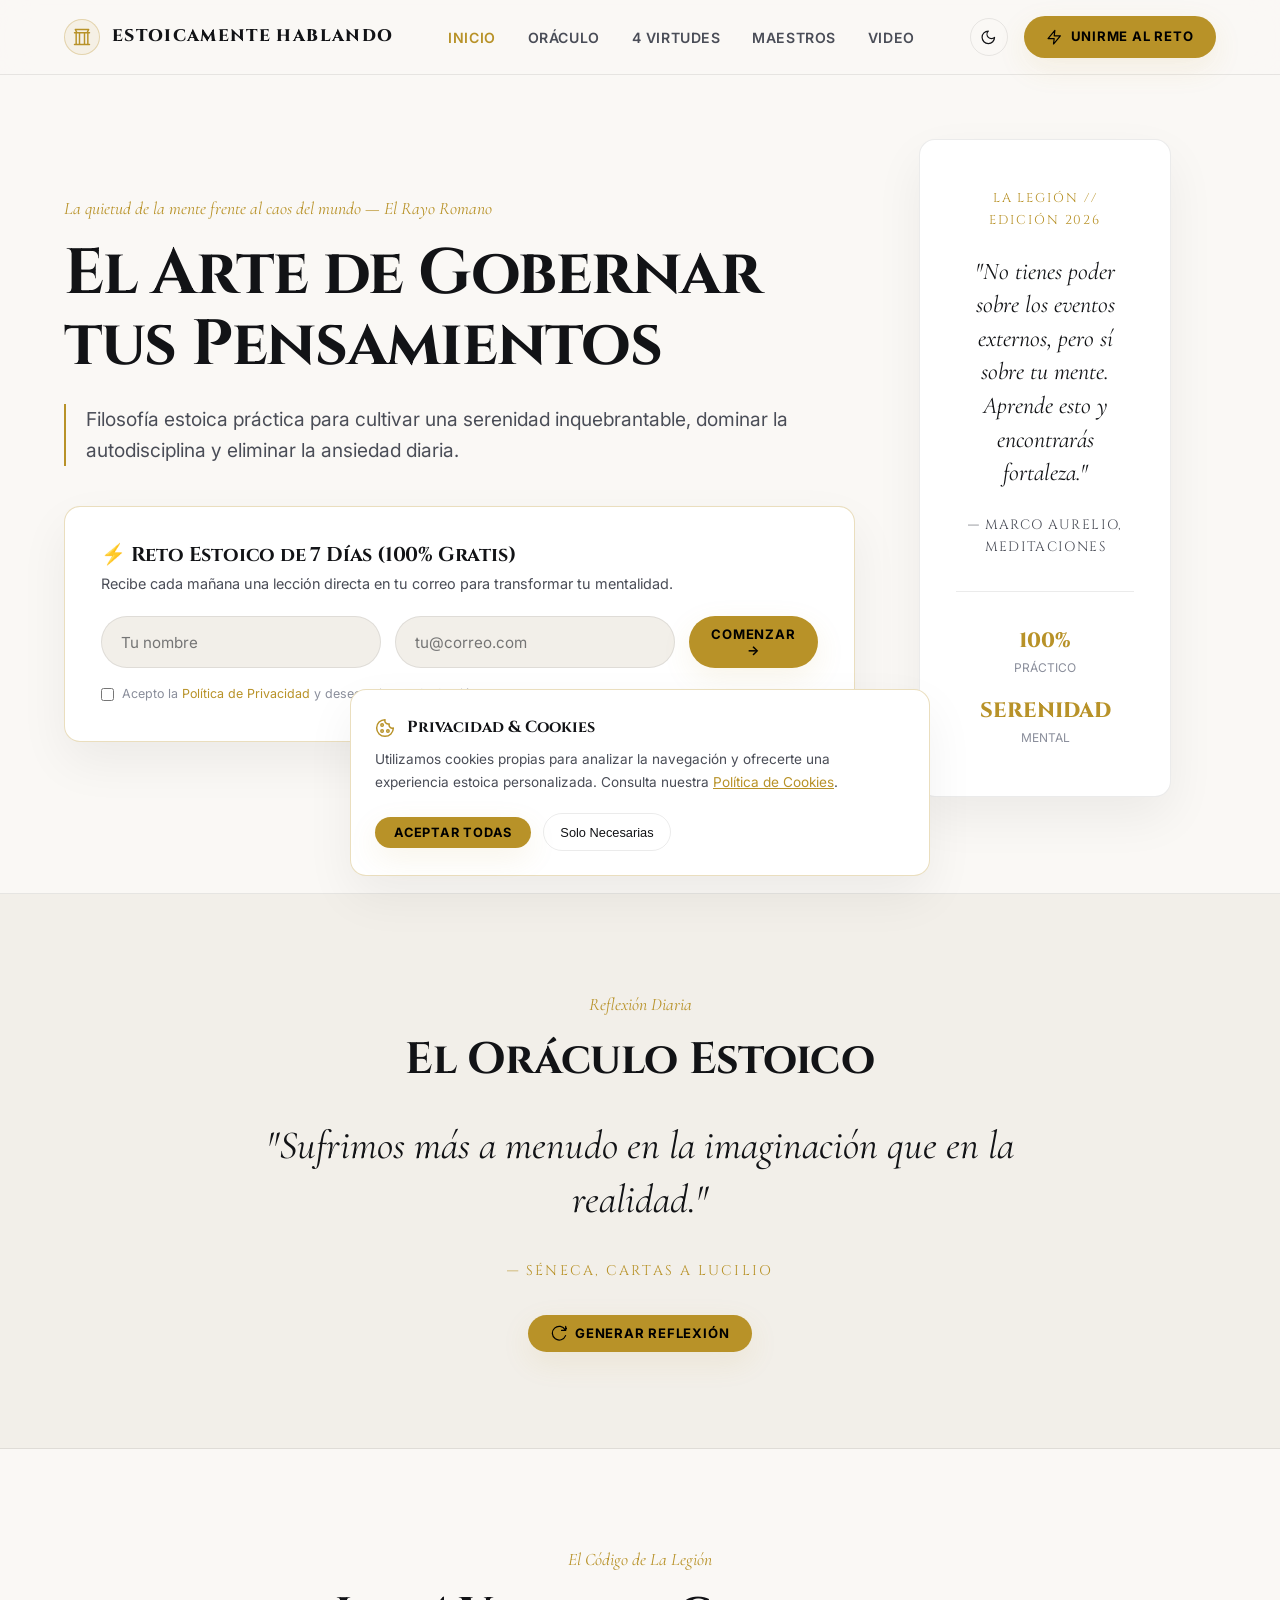
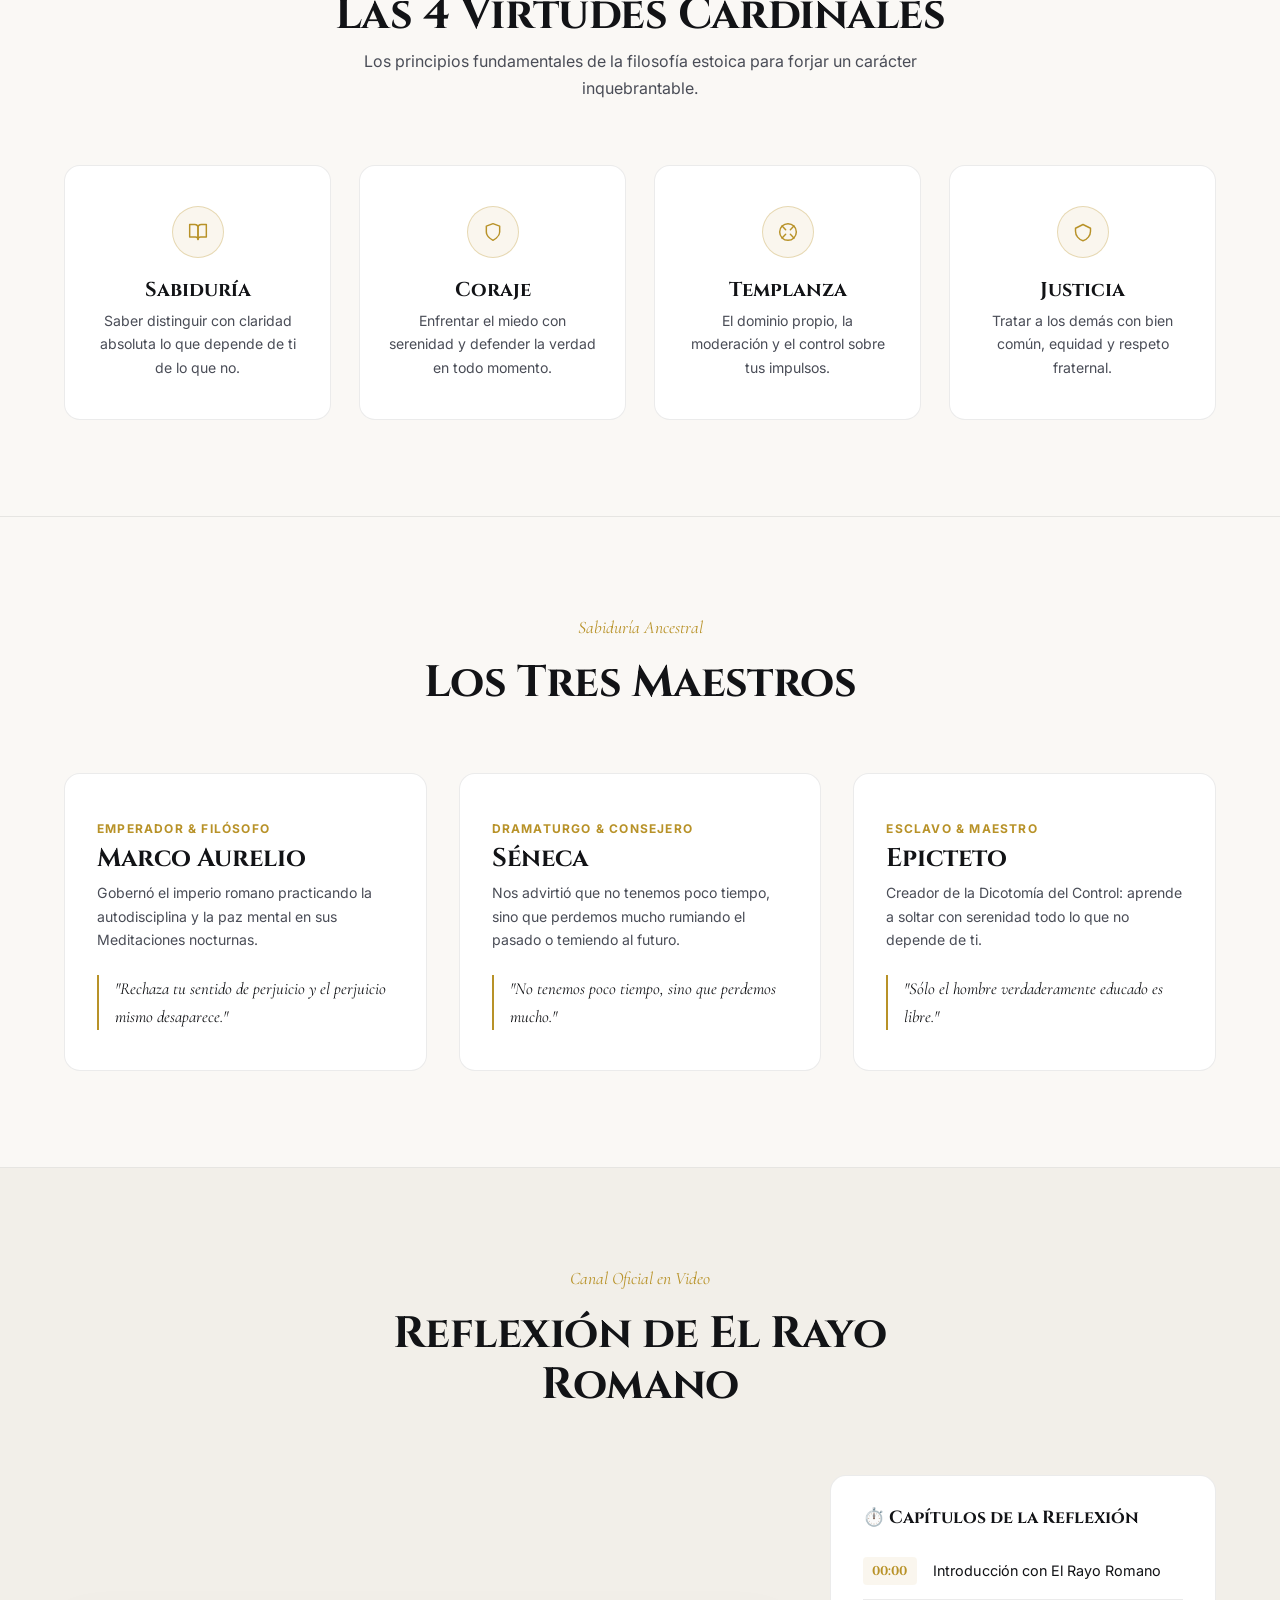
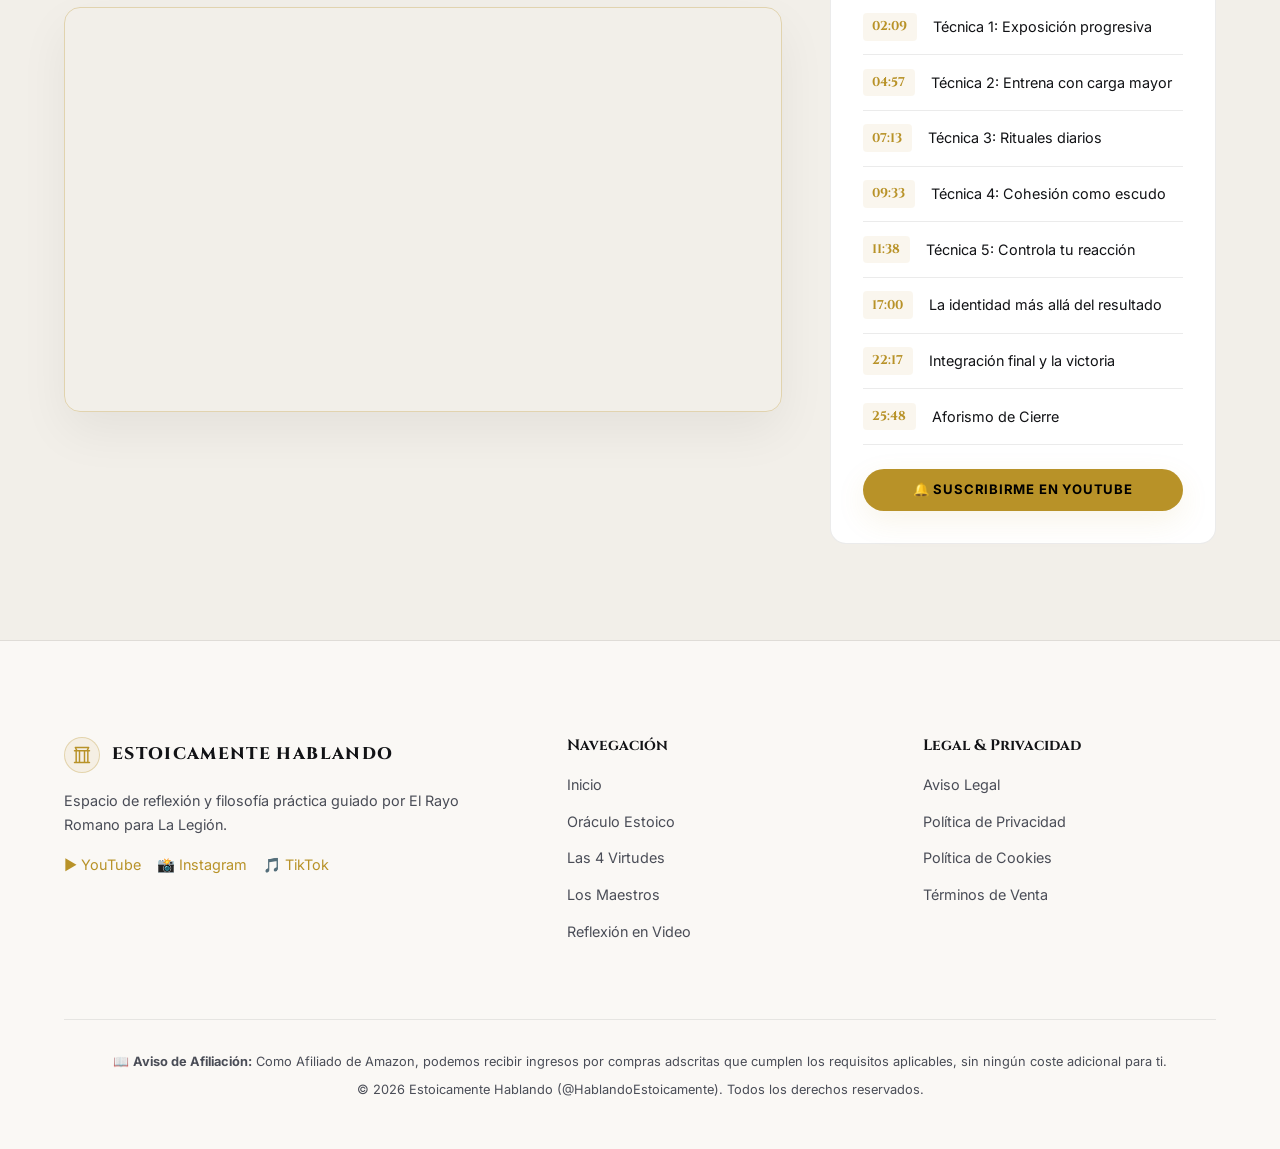
<file: index.html>
<!DOCTYPE html>
<html lang="es" data-theme="dark">
<head>
  <meta charset="UTF-8">
  <meta name="viewport" content="width=device-width, initial-scale=1.0">
  <title>Estoicamente Hablando | Filosofía Práctica & La Legión</title>
  <meta name="description" content="Filosofía estoica práctica para dominar la mente, la disciplina y superar la ansiedad. Edición oficial de Estoicamente Hablando con El Rayo Romano.">
  <link rel="icon" type="image/svg+xml" href="./favicon.svg">

  <!-- Script Anti-FOUC de Tema -->
  <script>
    (function() {
      const savedTheme = localStorage.getItem('v9-theme');
      const systemDark = window.matchMedia('(prefers-color-scheme: dark)').matches;
      const theme = savedTheme || (systemDark ? 'dark' : 'light');
      document.documentElement.setAttribute('data-theme', theme);
    })();
  </script>

  <!-- Google Fonts (Cinzel, Cormorant Garamond, Inter) -->
  <link rel="preconnect" href="https://fonts.googleapis.com">
  <link rel="preconnect" href="https://fonts.gstatic.com" crossorigin>
  <link href="https://fonts.googleapis.com/css2?family=Cinzel:wght@600;700;800;900&family=Cormorant+Garamond:ital,wght@1,500;1,600&family=Inter:wght@400;500;600;700&display=swap" rel="stylesheet">

  <!-- Hoja de Estilo v9.0 Editorial Luxury -->
  <link rel="stylesheet" href="./css/style.css">

  <!-- Schema.org JSON-LD Structured Data (E-E-A-T) -->
  <script type="application/ld+json">
  {
    "@context": "https://schema.org",
    "@graph": [
      {
        "@type": "WebSite",
        "@id": "https://estoicamentehablando.com/#website",
        "url": "https://estoicamentehablando.com/",
        "name": "Estoicamente Hablando",
        "description": "Filosofía estoica práctica con El Rayo Romano"
      },
      {
        "@type": "Organization",
        "@id": "https://estoicamentehablando.com/#organization",
        "name": "Estoicamente Hablando",
        "url": "https://estoicamentehablando.com/",
        "sameAs": [
          "https://www.youtube.com/@HablandoEstoicamente"
        ]
      },
      {
        "@type": "Person",
        "@id": "https://estoicamentehablando.com/#person",
        "name": "El Rayo Romano",
        "jobTitle": "Creador de Contenido & Divulgador Estoico",
        "worksFor": {
          "@id": "https://estoicamentehablando.com/#organization"
        },
        "sameAs": [
          "https://www.youtube.com/@HablandoEstoicamente"
        ]
      }
    ]
  }
  <!-- Netlify Identity Widget -->
  <script src="https://identity.netlify.com/v1/netlify-identity-widget.js"></script>
  <script>
    if (window.netlifyIdentity) {
      window.netlifyIdentity.on("init", user => {
        if (!user) {
          window.netlifyIdentity.on("login", () => {
            document.location.href = "/admin/";
          });
        }
      });
    }
  </script>
</head>
<body>

  <!-- Accesibilidad Skip Link -->
  <a href="#main-content" class="skip-link">Saltar al contenido principal</a>

  <!-- ==========================================
       1. HEADER ELEGANTE DE LUJO
       ========================================== -->
  <header class="site-header-luxury">
    <div class="container">
      <div class="header-luxury-container">
        
        <a href="./index.html" class="luxury-brand" aria-label="Estoicamente Hablando - Inicio">
          <div class="brand-crest">
            <svg class="icon-svg" viewBox="0 0 24 24"><path d="M3 21h18M3 7h18M5 7v14M19 7v14M9 7v14M15 7v14M4 3h16l-2 4H6L4 3z"/></svg>
          </div>
          <span class="brand-title">ESTOICAMENTE HABLANDO</span>
        </a>

        <button type="button" class="mobile-menu-btn" id="mobile-toggle" aria-expanded="false" aria-controls="nav-list" aria-label="Abrir navegación">
          ☰
        </button>

        <nav aria-label="Navegación principal">
          <ul class="luxury-nav-list" id="nav-list">
            <li><a href="./index.html" class="luxury-nav-link active">Inicio</a></li>
            <li><a href="#oraculo" class="luxury-nav-link">Oráculo</a></li>
            <li><a href="#virtudes" class="luxury-nav-link">4 Virtudes</a></li>
            <li><a href="#maestros" class="luxury-nav-link">Maestros</a></li>
            <li><a href="#video" class="luxury-nav-link">Video</a></li>
          </ul>
        </nav>

        <div class="luxury-actions">
          <button type="button" class="btn-theme-toggle" id="theme-btn" aria-label="Cambiar tema claro/oscuro">
            <svg class="icon-svg" viewBox="0 0 24 24"><path d="M12 3a6 6 0 0 0 9 9 9 9 0 1 1-9-9Z"/></svg>
          </button>

          <a href="#reto" class="btn-luxury-gold">
            <svg class="icon-svg" viewBox="0 0 24 24"><polygon points="13 2 3 14 12 14 11 22 21 10 12 10 13 2"/></svg>
            <span>Unirme al Reto</span>
          </a>
        </div>

      </div>
    </div>
  </header>

  <main id="main-content">
    <!-- ==========================================
         2. HERO SECTION (EDITORIAL ELEGANCE)
         ========================================== -->
    <section class="hero-editorial-section" id="hero">
      <div class="container">
        <div class="hero-editorial-grid">
          
          <!-- Columna Izquierda: Manifiesto & Formulario Luxury -->
          <div>
            <span class="editorial-eyebrow">La quietud de la mente frente al caos del mundo — El Rayo Romano</span>

            <h1 class="editorial-headline">
              El Arte de Gobernar tus Pensamientos
            </h1>

            <p class="editorial-lead">
              Filosofía estoica práctica para cultivar una serenidad inquebrantable, dominar la autodisciplina y eliminar la ansiedad diaria.
            </p>

            <div class="editorial-optin-card" id="reto">
              <h2 style="font-size: 1.25rem; margin-bottom: 0.4rem;">⚡ Reto Estoico de 7 Días (100% Gratis)</h2>
              <p style="font-size: 0.9rem; color: var(--text-sub);">
                Recibe cada mañana una lección directa en tu correo para transformar tu mentalidad.
              </p>

              <form id="hero-lead-form" method="POST" data-netlify="true" netlify-honeypot="bot-field">
                <input type="hidden" name="form-name" value="reto-7-dias-v9">
                <p style="display:none;"><label>No llenar: <input name="bot-field"></label></p>

                <div class="editorial-form-row">
                  <input type="text" name="name" required placeholder="Tu nombre" class="input-luxury" aria-label="Nombre">
                  <input type="email" name="email" required placeholder="tu@correo.com" class="input-luxury" aria-label="Correo">
                  <button type="submit" class="btn-luxury-gold">
                    <span>Comenzar →</span>
                  </button>
                </div>

                <div style="margin-top: 1rem; font-size: 0.78rem; color: var(--text-muted);">
                  <label style="cursor: pointer; display: flex; align-items: center; gap: 0.5rem;">
                    <input type="checkbox" required name="gdpr_consent">
                    <span>Acepto la <a href="./privacidad.html" target="_blank" style="color: var(--color-gold);">Política de Privacidad</a> y deseo unirme a La Legión.</span>
                  </label>
                </div>
              </form>
            </div>
          </div>

          <!-- Columna Derecha: Grabado Tipográfico Editorial -->
          <div class="editorial-visual-card">
            <div style="font-family: var(--font-display); font-size: 0.8rem; letter-spacing: 0.15em; color: var(--color-gold); text-transform: uppercase;">
              LA LEGIÓN // EDICIÓN 2026
            </div>

            <div class="visual-quote-serif">
              "No tienes poder sobre los eventos externos, pero sí sobre tu mente. Aprende esto y encontrarás fortaleza."
            </div>

            <div style="font-family: var(--font-display); font-size: 0.85rem; letter-spacing: 0.1em; text-transform: uppercase; color: var(--text-sub);">
              — MARCO AURELIO, MEDITACIONES
            </div>

            <hr style="border: 0; border-top: 1px solid var(--border-rule); margin: 2rem 0;">

            <div style="display: flex; justify-content: space-around; text-align: center; gap: 1rem; flex-wrap: wrap;">
              <div>
                <div style="font-family: var(--font-display); font-size: 1.3rem; font-weight: 800; color: var(--color-gold);">100%</div>
                <div style="font-size: 0.75rem; color: var(--text-muted);">PRÁCTICO</div>
              </div>
              <div>
                <div style="font-family: var(--font-display); font-size: 1.3rem; font-weight: 800; color: var(--color-gold);">SERENIDAD</div>
                <div style="font-size: 0.75rem; color: var(--text-muted);">MENTAL</div>
              </div>
            </div>
          </div>

        </div>
      </div>
    </section>

    <!-- ==========================================
         3. SECCIÓN ORÁCULO DE REFLEXIONES
         ========================================== -->
    <section class="section-oracle" id="oraculo">
      <div class="container">
        <div class="oracle-luxury-box">
          <span class="editorial-eyebrow">Reflexión Diaria</span>
          <h2>El Oráculo Estoico</h2>

          <div class="oracle-quote-display" id="oracle-text">
            "Sufrimos más a menudo en la imaginación que en la realidad."
          </div>
          <div class="oracle-author-display" id="oracle-author">
            — SÉNECA, CARTAS A LUCILIO
          </div>

          <button type="button" class="btn-luxury-gold" id="oracle-btn">
            <svg class="icon-svg" viewBox="0 0 24 24"><path d="M21.5 2v6h-6M21.34 15.57a10 10 0 1 1-.57-8.38l5.67-5.67"/></svg>
            <span>Generar Reflexión</span>
          </button>
        </div>
      </div>
    </section>

    <!-- ==========================================
         4. SECCIÓN LAS 4 VIRTUDES (LUXURY GRID)
         ========================================== -->
    <section class="section-virtues" id="virtudes">
      <div class="container">
        <div class="section-header-center">
          <span class="editorial-eyebrow">El Código de La Legión</span>
          <h2>Las 4 Virtudes Cardinales</h2>
          <p style="margin-top: 0.5rem;">Los principios fundamentales de la filosofía estoica para forjar un carácter inquebrantable.</p>
        </div>

        <div class="virtues-luxury-grid">
          <!-- Sabiduría -->
          <div class="virtue-card-luxury">
            <div class="virtue-crest-icon">
              <svg class="icon-svg" viewBox="0 0 24 24"><path d="M2 3h6a4 4 0 0 1 4 4v14a3 3 0 0 0-3-3H2z"/><path d="M22 3h-6a4 4 0 0 0-4 4v14a3 3 0 0 1 3-3h7z"/></svg>
            </div>
            <h3 style="font-size: 1.25rem; margin-bottom: 0.5rem;">Sabiduría</h3>
            <p style="font-size: 0.88rem;">Saber distinguir con claridad absoluta lo que depende de ti de lo que no.</p>
          </div>

          <!-- Coraje -->
          <div class="virtue-card-luxury">
            <div class="virtue-crest-icon">
              <svg class="icon-svg" viewBox="0 0 24 24"><path d="M12 22s8-4 8-10V5l-8-3-8 3v7c0 6 8 10 8 10z"/></svg>
            </div>
            <h3 style="font-size: 1.25rem; margin-bottom: 0.5rem;">Coraje</h3>
            <p style="font-size: 0.88rem;">Enfrentar el miedo con serenidad y defender la verdad en todo momento.</p>
          </div>

          <!-- Templanza -->
          <div class="virtue-card-luxury">
            <div class="virtue-crest-icon">
              <svg class="icon-svg" viewBox="0 0 24 24"><circle cx="12" cy="12" r="10"/><path d="m4.93 4.93 4.24 4.24"/><path d="m14.83 9.17 4.24-4.24"/><path d="m14.83 14.83 4.24 4.24"/><path d="m9.17 14.83-4.24 4.24"/></svg>
            </div>
            <h3 style="font-size: 1.25rem; margin-bottom: 0.5rem;">Templanza</h3>
            <p style="font-size: 0.88rem;">El dominio propio, la moderación y el control sobre tus impulsos.</p>
          </div>

          <!-- Justicia -->
          <div class="virtue-card-luxury">
            <div class="virtue-crest-icon">
              <svg class="icon-svg" viewBox="0 0 24 24"><path d="m12 3-9 4.5v3.5c0 5.25 3.75 10.15 9 11.5 5.25-1.35 9-6.25 9-11.5V7.5L12 3z"/></svg>
            </div>
            <h3 style="font-size: 1.25rem; margin-bottom: 0.5rem;">Justicia</h3>
            <p style="font-size: 0.88rem;">Tratar a los demás con bien común, equidad y respeto fraternal.</p>
          </div>
        </div>
      </div>
    </section>

    <!-- ==========================================
         5. SECCIÓN LOS TRES MAESTROS
         ========================================== -->
    <section class="section-masters" id="maestros">
      <div class="container">
        <div class="section-header-center">
          <span class="editorial-eyebrow">Sabiduría Ancestral</span>
          <h2>Los Tres Maestros</h2>
        </div>

        <div class="masters-luxury-grid">
          <!-- Marco Aurelio -->
          <div class="master-card-luxury">
            <span style="font-size: 0.75rem; font-weight: 700; letter-spacing: 0.1em; color: var(--color-gold); text-transform: uppercase;">EMPERADOR & FILÓSOFO</span>
            <h3 style="margin-top: 0.25rem;">Marco Aurelio</h3>
            <p style="font-size: 0.88rem; margin-top: 0.5rem;">Gobernó el imperio romano practicando la autodisciplina y la paz mental en sus Meditaciones nocturnas.</p>
            <div class="master-quote-serif">
              "Rechaza tu sentido de perjuicio y el perjuicio mismo desaparece."
            </div>
          </div>

          <!-- Séneca -->
          <div class="master-card-luxury">
            <span style="font-size: 0.75rem; font-weight: 700; letter-spacing: 0.1em; color: var(--color-gold); text-transform: uppercase;">DRAMATURGO & CONSEJERO</span>
            <h3 style="margin-top: 0.25rem;">Séneca</h3>
            <p style="font-size: 0.88rem; margin-top: 0.5rem;">Nos advirtió que no tenemos poco tiempo, sino que perdemos mucho rumiando el pasado o temiendo al futuro.</p>
            <div class="master-quote-serif">
              "No tenemos poco tiempo, sino que perdemos mucho."
            </div>
          </div>

          <!-- Epicteto -->
          <div class="master-card-luxury">
            <span style="font-size: 0.75rem; font-weight: 700; letter-spacing: 0.1em; color: var(--color-gold); text-transform: uppercase;">ESCLAVO & MAESTRO</span>
            <h3 style="margin-top: 0.25rem;">Epicteto</h3>
            <p style="font-size: 0.88rem; margin-top: 0.5rem;">Creador de la Dicotomía del Control: aprende a soltar con serenidad todo lo que no depende de ti.</p>
            <div class="master-quote-serif">
              "Sólo el hombre verdaderamente educado es libre."
            </div>
          </div>
        </div>
      </div>
    </section>

    <!-- ==========================================
         6. SECCIÓN VIDEO REFLEXIÓN
         ========================================== -->
    <section class="section-video" id="video">
      <div class="container">
        <div class="section-header-center">
          <span class="editorial-eyebrow">Canal Oficial en Video</span>
          <h2>Reflexión de El Rayo Romano</h2>
        </div>

        <div class="video-editorial-grid">
          <div class="video-frame-luxury">
            <iframe 
              src="https://www.youtube-nocookie.com/embed/nnPikF2OnFU?enablejsapi=1" 
              title="5 Técnicas Mentales del Ejército Romano - Estoicamente Hablando"
              allow="accelerometer; autoplay; clipboard-write; encrypted-media; gyroscope; picture-in-picture" 
              allowfullscreen
              loading="lazy">
            </iframe>
          </div>

          <div class="chapters-luxury-box">
            <h3 style="font-size: 1.1rem; margin-bottom: 1rem;">⏱️ Capítulos de la Reflexión</h3>
            
            <div class="chapter-link-row" data-time="0">
              <span class="timestamp-badge">00:00</span>
              <span style="font-size: 0.9rem;">Introducción con El Rayo Romano</span>
            </div>
            <div class="chapter-link-row" data-time="129">
              <span class="timestamp-badge">02:09</span>
              <span style="font-size: 0.9rem;">Técnica 1: Exposición progresiva</span>
            </div>
            <div class="chapter-link-row" data-time="297">
              <span class="timestamp-badge">04:57</span>
              <span style="font-size: 0.9rem;">Técnica 2: Entrena con carga mayor</span>
            </div>
            <div class="chapter-link-row" data-time="433">
              <span class="timestamp-badge">07:13</span>
              <span style="font-size: 0.9rem;">Técnica 3: Rituales diarios</span>
            </div>
            <div class="chapter-link-row" data-time="573">
              <span class="timestamp-badge">09:33</span>
              <span style="font-size: 0.9rem;">Técnica 4: Cohesión como escudo</span>
            </div>
            <div class="chapter-link-row" data-time="698">
              <span class="timestamp-badge">11:38</span>
              <span style="font-size: 0.9rem;">Técnica 5: Controla tu reacción</span>
            </div>
            <div class="chapter-link-row" data-time="1020">
              <span class="timestamp-badge">17:00</span>
              <span style="font-size: 0.9rem;">La identidad más allá del resultado</span>
            </div>
            <div class="chapter-link-row" data-time="1337">
              <span class="timestamp-badge">22:17</span>
              <span style="font-size: 0.9rem;">Integración final y la victoria</span>
            </div>
            <div class="chapter-link-row" data-time="1548">
              <span class="timestamp-badge">25:48</span>
              <span style="font-size: 0.9rem;">Aforismo de Cierre</span>
            </div>

            <div style="margin-top: 1.5rem;">
              <a href="https://www.youtube.com/@HablandoEstoicamente?sub_confirmation=1" target="_blank" rel="noopener" class="btn-luxury-gold" style="width: 100%; justify-content: center;">
                <span>🔔 Suscribirme en YouTube</span>
              </a>
            </div>
          </div>
        </div>
      </div>
    </section>

  </main>

  <!-- ==========================================
       7. FOOTER ELEGANTE MULTICOLUMNA
       ========================================== -->
  <footer class="site-footer-luxury">
    <div class="container">
      <div class="footer-luxury-grid">
        
        <div>
          <div class="luxury-brand" style="margin-bottom: 1rem;">
            <div class="brand-crest">
              <svg class="icon-svg" viewBox="0 0 24 24"><path d="M3 21h18M3 7h18M5 7v14M19 7v14M9 7v14M15 7v14M4 3h16l-2 4H6L4 3z"/></svg>
            </div>
            <span class="brand-title">ESTOICAMENTE HABLANDO</span>
          </div>
          <p style="font-size: 0.9rem; margin-bottom: 1rem;">
            Espacio de reflexión y filosofía práctica guiado por El Rayo Romano para La Legión.
          </p>
          <div style="display: flex; gap: 1rem; font-size: 0.9rem;">
            <a href="https://www.youtube.com/@HablandoEstoicamente" target="_blank" rel="noopener">▶️ YouTube</a>
            <a href="https://instagram.com" target="_blank" rel="noopener">📸 Instagram</a>
            <a href="https://tiktok.com" target="_blank" rel="noopener">🎵 TikTok</a>
          </div>
        </div>

        <div>
          <h4 style="font-size: 0.95rem; font-family: var(--font-display); margin-bottom: 1rem;">Navegación</h4>
          <ul class="footer-nav-list">
            <li><a href="./index.html">Inicio</a></li>
            <li><a href="#oraculo">Oráculo Estoico</a></li>
            <li><a href="#virtudes">Las 4 Virtudes</a></li>
            <li><a href="#maestros">Los Maestros</a></li>
            <li><a href="#video">Reflexión en Video</a></li>
          </ul>
        </div>

        <div>
          <h4 style="font-size: 0.95rem; font-family: var(--font-display); margin-bottom: 1rem;">Legal & Privacidad</h4>
          <ul class="footer-nav-list">
            <li><a href="./aviso-legal.html">Aviso Legal</a></li>
            <li><a href="./privacidad.html">Política de Privacidad</a></li>
            <li><a href="./cookies.html">Política de Cookies</a></li>
            <li><a href="./terminos.html">Términos de Venta</a></li>
          </ul>
        </div>

      </div>

      <div class="footer-disclaimer-legal">
        <p>📖 <strong>Aviso de Afiliación:</strong> Como Afiliado de Amazon, podemos recibir ingresos por compras adscritas que cumplen los requisitos aplicables, sin ningún coste adicional para ti.</p>
        <p style="margin-top: 0.5rem;">© 2026 Estoicamente Hablando (@HablandoEstoicamente). Todos los derechos reservados.</p>
      </div>
    </div>
  </footer>

  <!-- Cookie Consent Banner (GDPR / AEPD) -->
  <div id="cookie-banner" class="cookie-banner-luxury" role="dialog" aria-live="polite" aria-label="Consentimiento de Cookies" style="display: none;">
    <div style="display: flex; align-items: center; gap: 0.75rem; margin-bottom: 0.5rem;">
      <div style="color: var(--color-gold);">
        <svg class="icon-svg" viewBox="0 0 24 24"><path d="M12 2a10 10 0 1 0 10 10 4 4 0 0 1-5-5 4 4 0 0 1-5-5z"/><circle cx="8.5" cy="8.5" r="1.5"/><circle cx="15.5" cy="15.5" r="1.5"/><circle cx="8.5" cy="15.5" r="1.5"/></svg>
      </div>
      <h3 style="font-size: 1rem; font-family: var(--font-display); color: var(--text-main);">Privacidad & Cookies</h3>
    </div>
    <p style="font-size: 0.85rem; color: var(--text-sub); margin-bottom: 1.25rem;">
      Utilizamos cookies propias para analizar la navegación y ofrecerte una experiencia estoica personalizada. Consulta nuestra <a href="./cookies.html" style="color: var(--color-gold); text-decoration: underline;">Política de Cookies</a>.
    </p>
    <div style="display: flex; gap: 0.75rem; flex-wrap: wrap; align-items: center;">
      <button type="button" id="cookie-accept" class="btn-luxury-gold" style="font-size: 0.8rem; padding: 0.5rem 1.2rem;">
        <span>Aceptar Todas</span>
      </button>
      <button type="button" id="cookie-reject" class="btn-theme-toggle" style="font-size: 0.8rem; width: auto; padding: 0.5rem 1rem; border-radius: var(--radius-pill);">
        <span>Solo Necesarias</span>
      </button>
    </div>
  </div>

  <!-- Core JavaScript v9.0 -->
  <script src="./js/main.js"></script>
</body>
</html>
</file>
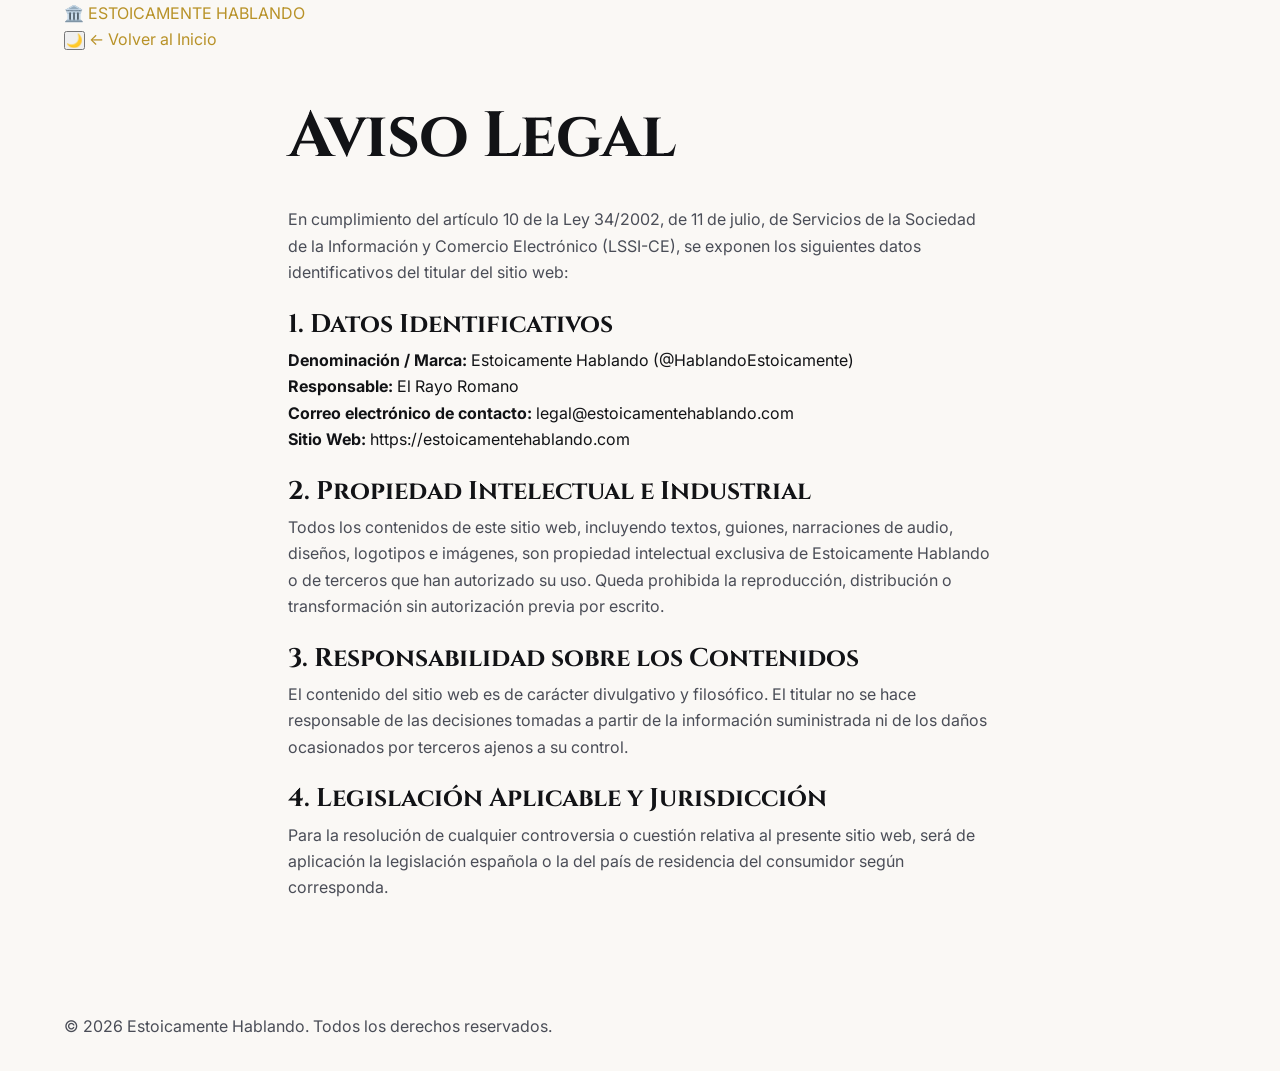
<file: aviso-legal.html>
<!DOCTYPE html>
<html lang="es" data-theme="dark">
<head>
  <meta charset="UTF-8">
  <meta name="viewport" content="width=device-width, initial-scale=1.0">
  <title>Aviso Legal | Estoicamente Hablando</title>
  <meta name="description" content="Aviso Legal de Estoicamente Hablando conforme a la LSSI-CE y normativa aplicable.">
  <link rel="icon" type="image/svg+xml" href="./favicon.svg">
  <script>
    (function() {
      const savedTheme = localStorage.getItem('theme-preference');
      const systemDark = window.matchMedia('(prefers-color-scheme: dark)').matches;
      document.documentElement.setAttribute('data-theme', savedTheme || (systemDark ? 'dark' : 'light'));
    })();
  </script>
  <link rel="preconnect" href="https://fonts.googleapis.com">
  <link rel="preconnect" href="https://fonts.gstatic.com" crossorigin>
  <link href="https://fonts.googleapis.com/css2?family=Cinzel:wght@600;700;800&family=Inter:wght@400;500;600&display=swap" rel="stylesheet">
  <link rel="stylesheet" href="./css/style.css">
</head>
<body>
  <header class="site-header">
    <div class="container header-container">
      <a href="./index.html" class="brand-logo">
        <span class="logo-symbol">🏛️</span>
        <span class="logo-text">
          <span class="logo-title">ESTOICAMENTE</span>
          <span class="logo-sub">HABLANDO</span>
        </span>
      </a>
      <div class="header-actions">
        <button type="button" class="theme-toggle-btn" id="theme-toggle" aria-label="Cambiar tema">🌙</button>
        <a href="./index.html" class="btn btn-gold btn-sm">← Volver al Inicio</a>
      </div>
    </div>
  </header>

  <main class="section container">
    <div class="legal-content" style="max-width: 800px; margin: 0 auto; background: var(--bg-secondary); padding: 3rem; border: 1px solid var(--border-subtle); border-radius: var(--radius-stone);">
      <h1 class="section-title text-center" style="margin-bottom: 2rem;">Aviso Legal</h1>
      <p style="margin-bottom: 1.5rem;">En cumplimiento del artículo 10 de la Ley 34/2002, de 11 de julio, de Servicios de la Sociedad de la Información y Comercio Electrónico (LSSI-CE), se exponen los siguientes datos identificativos del titular del sitio web:</p>

      <h3 style="color: var(--brand-gold); margin: 1.5rem 0 0.5rem 0;">1. Datos Identificativos</h3>
      <ul style="list-style: none; margin-bottom: 1.5rem;">
        <li><strong>Denominación / Marca:</strong> Estoicamente Hablando (@HablandoEstoicamente)</li>
        <li><strong>Responsable:</strong> El Rayo Romano</li>
        <li><strong>Correo electrónico de contacto:</strong> legal@estoicamentehablando.com</li>
        <li><strong>Sitio Web:</strong> https://estoicamentehablando.com</li>
      </ul>

      <h3 style="color: var(--brand-gold); margin: 1.5rem 0 0.5rem 0;">2. Propiedad Intelectual e Industrial</h3>
      <p style="margin-bottom: 1.5rem;">Todos los contenidos de este sitio web, incluyendo textos, guiones, narraciones de audio, diseños, logotipos e imágenes, son propiedad intelectual exclusiva de Estoicamente Hablando o de terceros que han autorizado su uso. Queda prohibida la reproducción, distribución o transformación sin autorización previa por escrito.</p>

      <h3 style="color: var(--brand-gold); margin: 1.5rem 0 0.5rem 0;">3. Responsabilidad sobre los Contenidos</h3>
      <p style="margin-bottom: 1.5rem;">El contenido del sitio web es de carácter divulgativo y filosófico. El titular no se hace responsable de las decisiones tomadas a partir de la información suministrada ni de los daños ocasionados por terceros ajenos a su control.</p>

      <h3 style="color: var(--brand-gold); margin: 1.5rem 0 0.5rem 0;">4. Legislación Aplicable y Jurisdicción</h3>
      <p>Para la resolución de cualquier controversia o cuestión relativa al presente sitio web, será de aplicación la legislación española o la del país de residencia del consumidor según corresponda.</p>
    </div>
  </main>

  <footer class="site-footer" style="margin-top: 4rem;">
    <div class="container text-center" style="padding-bottom: 2rem;">
      <p>© 2026 Estoicamente Hablando. Todos los derechos reservados.</p>
    </div>
  </footer>
  <script src="./js/main.js"></script>
</body>
</html>
</file>
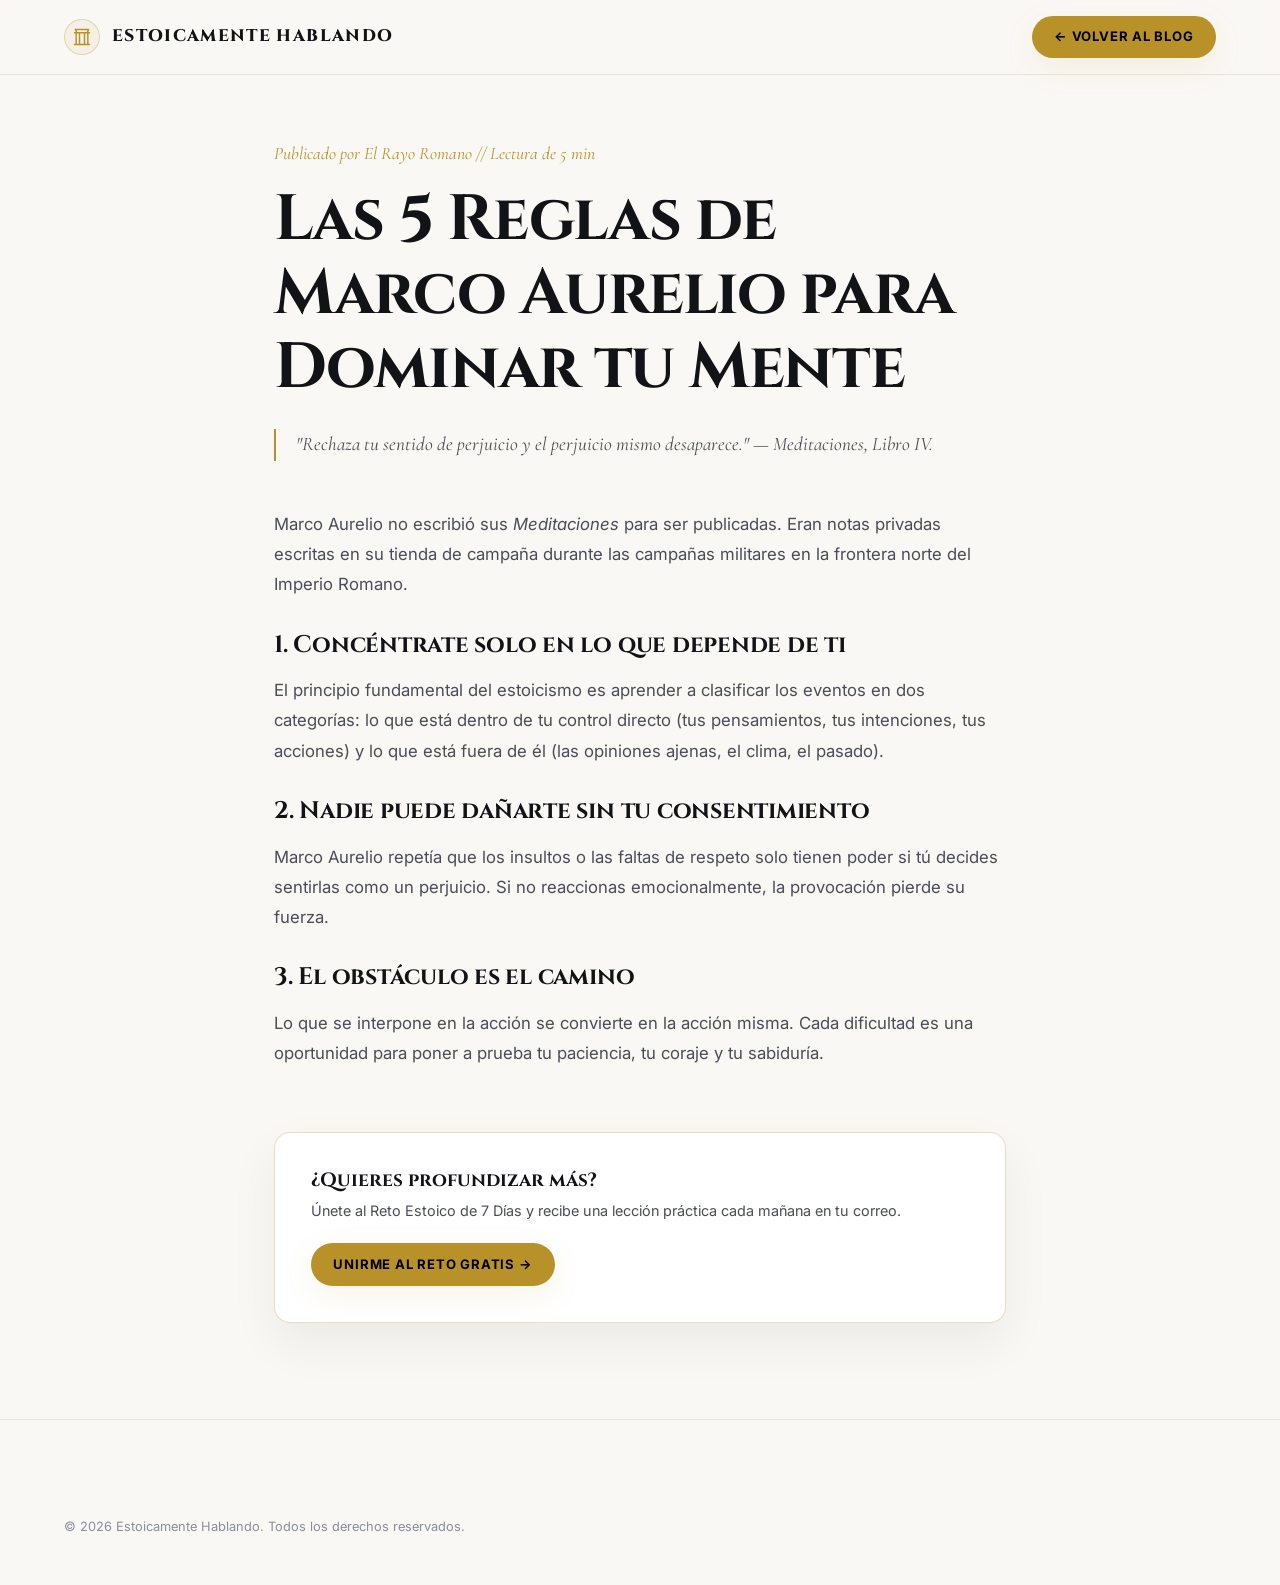
<file: blog-post.html>
<!DOCTYPE html>
<html lang="es" data-theme="dark">
<head>
  <meta charset="UTF-8">
  <meta name="viewport" content="width=device-width, initial-scale=1.0">
  <title>Las 5 Reglas de Marco Aurelio | Estoicamente Hablando</title>
  <meta name="description" content="Las 5 reglas prácticas de Marco Aurelio en sus Meditaciones para dominar la mente y superar la ansiedad.">
  <link rel="icon" type="image/svg+xml" href="./favicon.svg">

  <script>
    (function() {
      const savedTheme = localStorage.getItem('v9-theme');
      const systemDark = window.matchMedia('(prefers-color-scheme: dark)').matches;
      document.documentElement.setAttribute('data-theme', savedTheme || (systemDark ? 'dark' : 'light'));
    })();
  </script>

  <link rel="preconnect" href="https://fonts.googleapis.com">
  <link rel="preconnect" href="https://fonts.gstatic.com" crossorigin>
  <link href="https://fonts.googleapis.com/css2?family=Cinzel:wght@600;700;800;900&family=Cormorant+Garamond:ital,wght@1,500;1,600&family=Inter:wght@400;500;600;700&display=swap" rel="stylesheet">
  <link rel="stylesheet" href="./css/style.css">
</head>
<body>

  <header class="site-header-luxury">
    <div class="container">
      <div class="header-luxury-container">
        <a href="./index.html" class="luxury-brand">
          <div class="brand-crest">
            <svg class="icon-svg" viewBox="0 0 24 24"><path d="M3 21h18M3 7h18M5 7v14M19 7v14M9 7v14M15 7v14M4 3h16l-2 4H6L4 3z"/></svg>
          </div>
          <span class="brand-title">ESTOICAMENTE HABLANDO</span>
        </a>
        <a href="./blog.html" class="btn-luxury-gold">← Volver al Blog</a>
      </div>
    </div>
  </header>

  <main id="main-content">
    <article class="hero-editorial-section" id="blog-post-wrapper">
      <div class="container" style="max-width: 780px;">
        
        <span class="editorial-eyebrow">Publicado por El Rayo Romano // Lectura de 5 min</span>
        <h1 style="margin-bottom: 1.5rem;">Las 5 Reglas de Marco Aurelio para Dominar tu Mente</h1>
        
        <div style="border-left: 2px solid var(--color-gold); padding-left: 1.25rem; font-family: var(--font-serif); font-style: italic; font-size: 1.2rem; margin-bottom: 3rem; color: var(--text-sub);">
          "Rechaza tu sentido de perjuicio y el perjuicio mismo desaparece." — Meditaciones, Libro IV.
        </div>

        <div style="line-height: 1.8; font-size: 1.05rem; color: var(--text-main);">
          <p style="margin-bottom: 1.5rem;">
            Marco Aurelio no escribió sus <em>Meditaciones</em> para ser publicadas. Eran notas privadas escritas en su tienda de campaña durante las campañas militares en la frontera norte del Imperio Romano.
          </p>

          <h2 style="font-size: 1.5rem; margin: 2rem 0 1rem 0;">1. Concéntrate solo en lo que depende de ti</h2>
          <p style="margin-bottom: 1.5rem;">
            El principio fundamental del estoicismo es aprender a clasificar los eventos en dos categorías: lo que está dentro de tu control directo (tus pensamientos, tus intenciones, tus acciones) y lo que está fuera de él (las opiniones ajenas, el clima, el pasado).
          </p>

          <h2 style="font-size: 1.5rem; margin: 2rem 0 1rem 0;">2. Nadie puede dañarte sin tu consentimiento</h2>
          <p style="margin-bottom: 1.5rem;">
            Marco Aurelio repetía que los insultos o las faltas de respeto solo tienen poder si tú decides sentirlas como un perjuicio. Si no reaccionas emocionalmente, la provocación pierde su fuerza.
          </p>

          <h2 style="font-size: 1.5rem; margin: 2rem 0 1rem 0;">3. El obstáculo es el camino</h2>
          <p style="margin-bottom: 1.5rem;">
            Lo que se interpone en la acción se convierte en la acción misma. Cada dificultad es una oportunidad para poner a prueba tu paciencia, tu coraje y tu sabiduría.
          </p>
        </div>

        <!-- Call to Action Box -->
        <div class="editorial-optin-card" style="margin-top: 4rem;">
          <h3 style="font-size: 1.2rem; margin-bottom: 0.5rem;">¿Quieres profundizar más?</h3>
          <p style="font-size: 0.9rem; margin-bottom: 1.25rem;">Únete al Reto Estoico de 7 Días y recibe una lección práctica cada mañana en tu correo.</p>
          <a href="./reto.html" class="btn-luxury-gold">Unirme al Reto Gratis →</a>
        </div>

      </div>
    </article>
  </main>

  <footer class="site-footer-luxury">
    <div class="container text-center">
      <p style="font-size: 0.8rem; color: var(--text-muted);">© 2026 Estoicamente Hablando. Todos los derechos reservados.</p>
    </div>
  </footer>

  <script src="./js/main.js"></script>
</body>
</html>
</file>
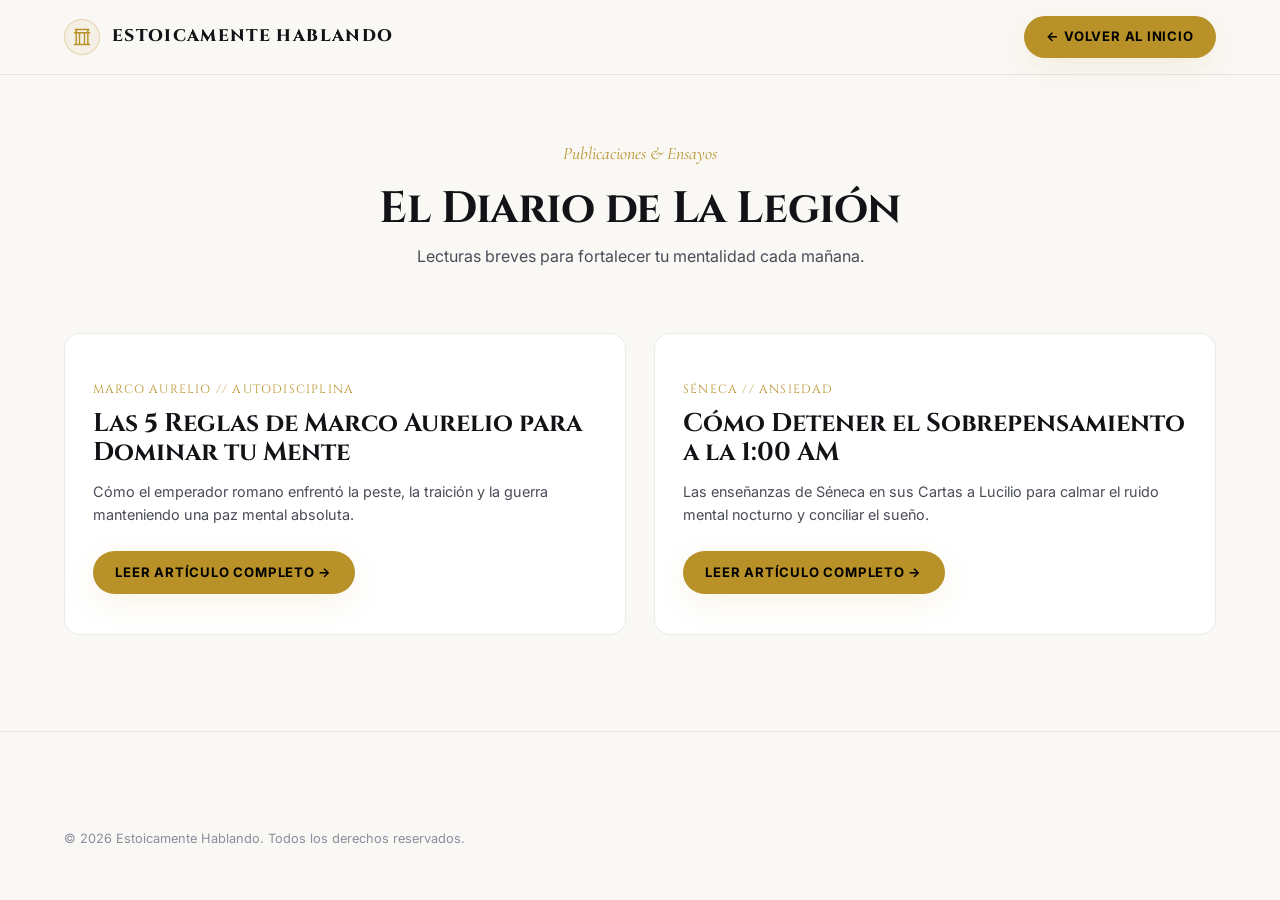
<file: blog.html>
<!DOCTYPE html>
<html lang="es" data-theme="dark">
<head>
  <meta charset="UTF-8">
  <meta name="viewport" content="width=device-width, initial-scale=1.0">
  <title>Blog Estoico | Reflexiones de El Rayo Romano</title>
  <meta name="description" content="Artículos y ensayos breves sobre estoicismo práctico, autodisciplina y paz mental.">
  <link rel="icon" type="image/svg+xml" href="./favicon.svg">

  <script>
    (function() {
      const savedTheme = localStorage.getItem('v9-theme');
      const systemDark = window.matchMedia('(prefers-color-scheme: dark)').matches;
      document.documentElement.setAttribute('data-theme', savedTheme || (systemDark ? 'dark' : 'light'));
    })();
  </script>

  <link rel="preconnect" href="https://fonts.googleapis.com">
  <link rel="preconnect" href="https://fonts.gstatic.com" crossorigin>
  <link href="https://fonts.googleapis.com/css2?family=Cinzel:wght@600;700;800;900&family=Cormorant+Garamond:ital,wght@1,500;1,600&family=Inter:wght@400;500;600;700&display=swap" rel="stylesheet">
  <link rel="stylesheet" href="./css/style.css">
</head>
<body>

  <header class="site-header-luxury">
    <div class="container">
      <div class="header-luxury-container">
        <a href="./index.html" class="luxury-brand">
          <div class="brand-crest">
            <svg class="icon-svg" viewBox="0 0 24 24"><path d="M3 21h18M3 7h18M5 7v14M19 7v14M9 7v14M15 7v14M4 3h16l-2 4H6L4 3z"/></svg>
          </div>
          <span class="brand-title">ESTOICAMENTE HABLANDO</span>
        </a>
        <a href="./index.html" class="btn-luxury-gold">← Volver al Inicio</a>
      </div>
    </div>
  </header>

  <main id="main-content">
    <section class="hero-editorial-section">
      <div class="container">
        <div class="section-header-center">
          <span class="editorial-eyebrow">Publicaciones & Ensayos</span>
          <h2>El Diario de La Legión</h2>
          <p style="margin-top: 0.5rem;">Lecturas breves para fortalecer tu mentalidad cada mañana.</p>
        </div>

        <div class="virtues-luxury-grid" id="blog-posts-grid" style="grid-template-columns: repeat(2, 1fr);">
          
          <!-- Artículo 1 -->
          <article class="virtue-card-luxury" style="text-align: left;">
            <span style="font-family: var(--font-display); font-size: 0.75rem; color: var(--color-gold); letter-spacing: 0.1em; text-transform: uppercase;">MARCO AURELIO // AUTODISCIPLINA</span>
            <h3 style="margin: 0.5rem 0 0.75rem 0;">Las 5 Reglas de Marco Aurelio para Dominar tu Mente</h3>
            <p style="font-size: 0.9rem; margin-bottom: 1.5rem;">Cómo el emperador romano enfrentó la peste, la traición y la guerra manteniendo una paz mental absoluta.</p>
            <a href="./blog-post.html" class="btn-luxury-gold" style="display: inline-flex;">
              <span>Leer Artículo Completo →</span>
            </a>
          </article>

          <!-- Artículo 2 -->
          <article class="virtue-card-luxury" style="text-align: left;">
            <span style="font-family: var(--font-display); font-size: 0.75rem; color: var(--color-gold); letter-spacing: 0.1em; text-transform: uppercase;">SÉNECA // ANSIEDAD</span>
            <h3 style="margin: 0.5rem 0 0.75rem 0;">Cómo Detener el Sobrepensamiento a la 1:00 AM</h3>
            <p style="font-size: 0.9rem; margin-bottom: 1.5rem;">Las enseñanzas de Séneca en sus Cartas a Lucilio para calmar el ruido mental nocturno y conciliar el sueño.</p>
            <a href="./blog-post.html" class="btn-luxury-gold" style="display: inline-flex;">
              <span>Leer Artículo Completo →</span>
            </a>
          </article>

        </div>
      </div>
    </section>
  </main>

  <footer class="site-footer-luxury">
    <div class="container text-center">
      <p style="font-size: 0.8rem; color: var(--text-muted);">© 2026 Estoicamente Hablando. Todos los derechos reservados.</p>
    </div>
  </footer>

  <script src="./js/main.js"></script>
</body>
</html>
</file>
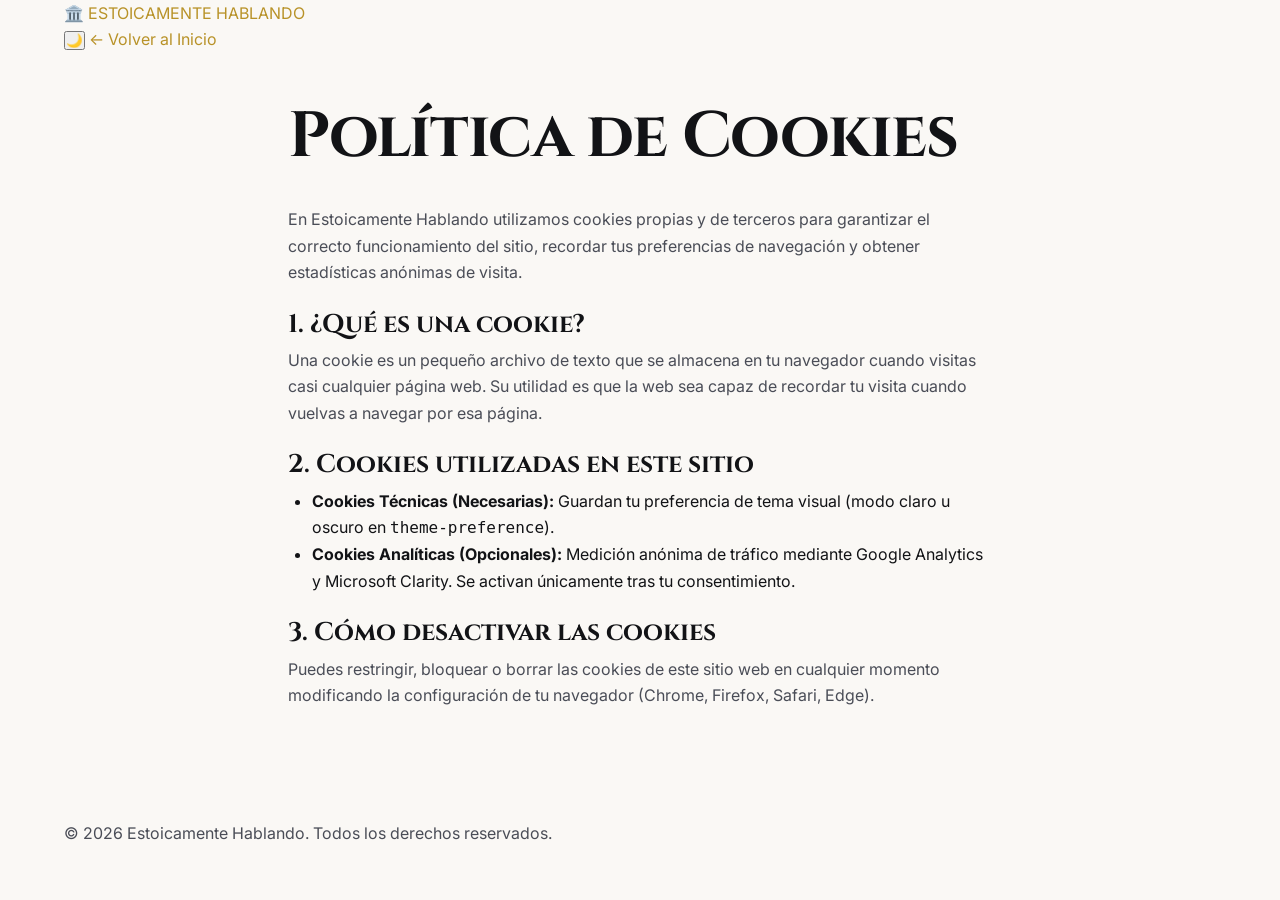
<file: cookies.html>
<!DOCTYPE html>
<html lang="es" data-theme="dark">
<head>
  <meta charset="UTF-8">
  <meta name="viewport" content="width=device-width, initial-scale=1.0">
  <title>Política de Cookies | Estoicamente Hablando</title>
  <meta name="description" content="Política de Cookies de Estoicamente Hablando adaptada a la AEPD y normativa europea.">
  <link rel="icon" type="image/svg+xml" href="./favicon.svg">
  <script>
    (function() {
      const savedTheme = localStorage.getItem('theme-preference');
      const systemDark = window.matchMedia('(prefers-color-scheme: dark)').matches;
      document.documentElement.setAttribute('data-theme', savedTheme || (systemDark ? 'dark' : 'light'));
    })();
  </script>
  <link rel="preconnect" href="https://fonts.googleapis.com">
  <link rel="preconnect" href="https://fonts.gstatic.com" crossorigin>
  <link href="https://fonts.googleapis.com/css2?family=Cinzel:wght@600;700;800&family=Inter:wght@400;500;600&display=swap" rel="stylesheet">
  <link rel="stylesheet" href="./css/style.css">
</head>
<body>
  <header class="site-header">
    <div class="container header-container">
      <a href="./index.html" class="brand-logo">
        <span class="logo-symbol">🏛️</span>
        <span class="logo-text">
          <span class="logo-title">ESTOICAMENTE</span>
          <span class="logo-sub">HABLANDO</span>
        </span>
      </a>
      <div class="header-actions">
        <button type="button" class="theme-toggle-btn" id="theme-toggle" aria-label="Cambiar tema">🌙</button>
        <a href="./index.html" class="btn btn-gold btn-sm">← Volver al Inicio</a>
      </div>
    </div>
  </header>

  <main class="section container">
    <div class="legal-content" style="max-width: 800px; margin: 0 auto; background: var(--bg-secondary); padding: 3rem; border: 1px solid var(--border-subtle); border-radius: var(--radius-stone);">
      <h1 class="section-title text-center" style="margin-bottom: 2rem;">Política de Cookies</h1>

      <p style="margin-bottom: 1.5rem;">En Estoicamente Hablando utilizamos cookies propias y de terceros para garantizar el correcto funcionamiento del sitio, recordar tus preferencias de navegación y obtener estadísticas anónimas de visita.</p>

      <h3 style="color: var(--brand-gold); margin: 1.5rem 0 0.5rem 0;">1. ¿Qué es una cookie?</h3>
      <p style="margin-bottom: 1.5rem;">Una cookie es un pequeño archivo de texto que se almacena en tu navegador cuando visitas casi cualquier página web. Su utilidad es que la web sea capaz de recordar tu visita cuando vuelvas a navegar por esa página.</p>

      <h3 style="color: var(--brand-gold); margin: 1.5rem 0 0.5rem 0;">2. Cookies utilizadas en este sitio</h3>
      <ul style="margin-left: 1.5rem; margin-bottom: 1.5rem;">
        <li><strong>Cookies Técnicas (Necesarias):</strong> Guardan tu preferencia de tema visual (modo claro u oscuro en <code>theme-preference</code>).</li>
        <li><strong>Cookies Analíticas (Opcionales):</strong> Medición anónima de tráfico mediante Google Analytics y Microsoft Clarity. Se activan únicamente tras tu consentimiento.</li>
      </ul>

      <h3 style="color: var(--brand-gold); margin: 1.5rem 0 0.5rem 0;">3. Cómo desactivar las cookies</h3>
      <p>Puedes restringir, bloquear o borrar las cookies de este sitio web en cualquier momento modificando la configuración de tu navegador (Chrome, Firefox, Safari, Edge).</p>
    </div>
  </main>

  <footer class="site-footer" style="margin-top: 4rem;">
    <div class="container text-center" style="padding-bottom: 2rem;">
      <p>© 2026 Estoicamente Hablando. Todos los derechos reservados.</p>
    </div>
  </footer>
  <script src="./js/main.js"></script>
</body>
</html>
</file>
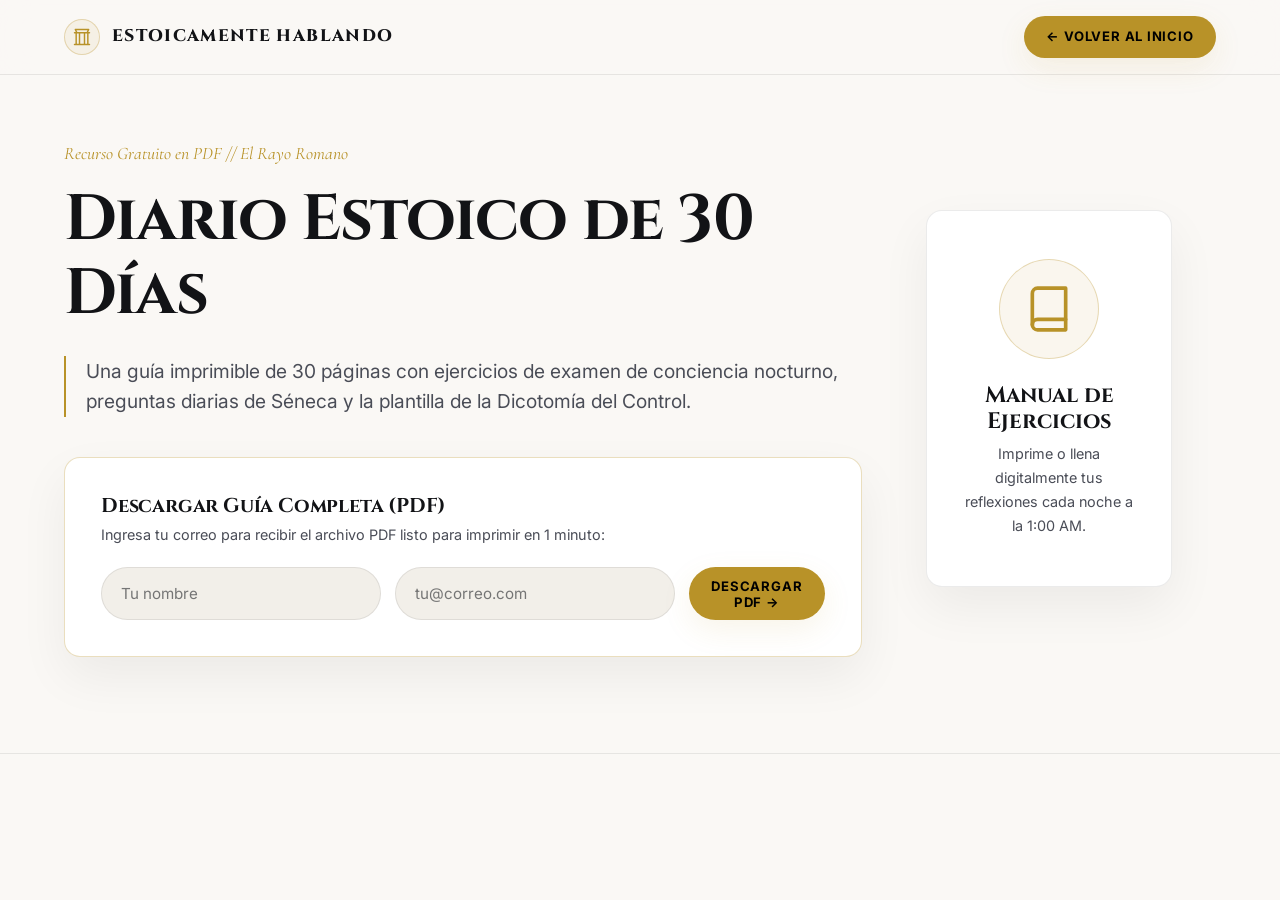
<file: diario.html>
<!DOCTYPE html>
<html lang="es" data-theme="dark">
<head>
  <meta charset="UTF-8">
  <meta name="viewport" content="width=device-width, initial-scale=1.0">
  <title>Diario Estoico de 30 Días (PDF) | Estoicamente Hablando</title>
  <meta name="description" content="Descarga gratis la guía en PDF del Diario Estoico de 30 Días con preguntas de reflexión nocturna y plantillas prácticas.">
  <link rel="icon" type="image/svg+xml" href="./favicon.svg">

  <script>
    (function() {
      const savedTheme = localStorage.getItem('v9-theme');
      const systemDark = window.matchMedia('(prefers-color-scheme: dark)').matches;
      document.documentElement.setAttribute('data-theme', savedTheme || (systemDark ? 'dark' : 'light'));
    })();
  </script>

  <link rel="preconnect" href="https://fonts.googleapis.com">
  <link rel="preconnect" href="https://fonts.gstatic.com" crossorigin>
  <link href="https://fonts.googleapis.com/css2?family=Cinzel:wght@600;700;800;900&family=Cormorant+Garamond:ital,wght@1,500;1,600&family=Inter:wght@400;500;600;700&display=swap" rel="stylesheet">
  <link rel="stylesheet" href="./css/style.css">
</head>
<body>

  <header class="site-header-luxury">
    <div class="container">
      <div class="header-luxury-container">
        <a href="./index.html" class="luxury-brand">
          <div class="brand-crest">
            <svg class="icon-svg" viewBox="0 0 24 24"><path d="M3 21h18M3 7h18M5 7v14M19 7v14M9 7v14M15 7v14M4 3h16l-2 4H6L4 3z"/></svg>
          </div>
          <span class="brand-title">ESTOICAMENTE HABLANDO</span>
        </a>
        <a href="./index.html" class="btn-luxury-gold">← Volver al Inicio</a>
      </div>
    </div>
  </header>

  <main id="main-content">
    <section class="hero-editorial-section">
      <div class="container">
        <div class="hero-editorial-grid">
          
          <div>
            <span class="editorial-eyebrow">Recurso Gratuito en PDF // El Rayo Romano</span>
            <h1 style="margin-bottom: 1.5rem;">Diario Estoico de 30 Días</h1>
            <p class="editorial-lead">
              Una guía imprimible de 30 páginas con ejercicios de examen de conciencia nocturno, preguntas diarias de Séneca y la plantilla de la Dicotomía del Control.
            </p>

            <div class="editorial-optin-card">
              <h2 style="font-size: 1.25rem; margin-bottom: 0.4rem;">Descargar Guía Completa (PDF)</h2>
              <p style="font-size: 0.9rem; color: var(--text-sub);">
                Ingresa tu correo para recibir el archivo PDF listo para imprimir en 1 minuto:
              </p>

              <form id="diario-form" action="./gracias.html" method="GET">
                <div class="editorial-form-row">
                  <input type="text" name="name" required placeholder="Tu nombre" class="input-luxury" aria-label="Nombre">
                  <input type="email" name="email" required placeholder="tu@correo.com" class="input-luxury" aria-label="Correo">
                  <button type="submit" class="btn-luxury-gold">
                    <span>Descargar PDF →</span>
                  </button>
                </div>
              </form>
            </div>
          </div>

          <div class="editorial-visual-card">
            <div style="width: 100px; height: 100px; border-radius: 50%; background: var(--color-gold-bg); border: 1px solid var(--border-gold-subtle); display: flex; align-items: center; justify-content: center; margin: 0 auto 1.5rem auto; color: var(--color-gold);">
              <svg class="icon-svg" viewBox="0 0 24 24" style="width: 50px; height: 50px;"><path d="M4 19.5A2.5 2.5 0 0 1 6.5 17H20"/><path d="M6.5 2H20v20H6.5A2.5 2.5 0 0 1 4 19.5v-15A2.5 2.5 0 0 1 6.5 2z"/></svg>
            </div>
            <h3 style="font-size: 1.4rem; margin-bottom: 0.5rem;">Manual de Ejercicios</h3>
            <p style="font-size: 0.9rem;">Imprime o llena digitalmente tus reflexiones cada noche a la 1:00 AM.</p>
          </div>

        </div>
      </div>
    </section>
  </main>

  <script src="./js/main.js"></script>
</body>
</html>
</file>
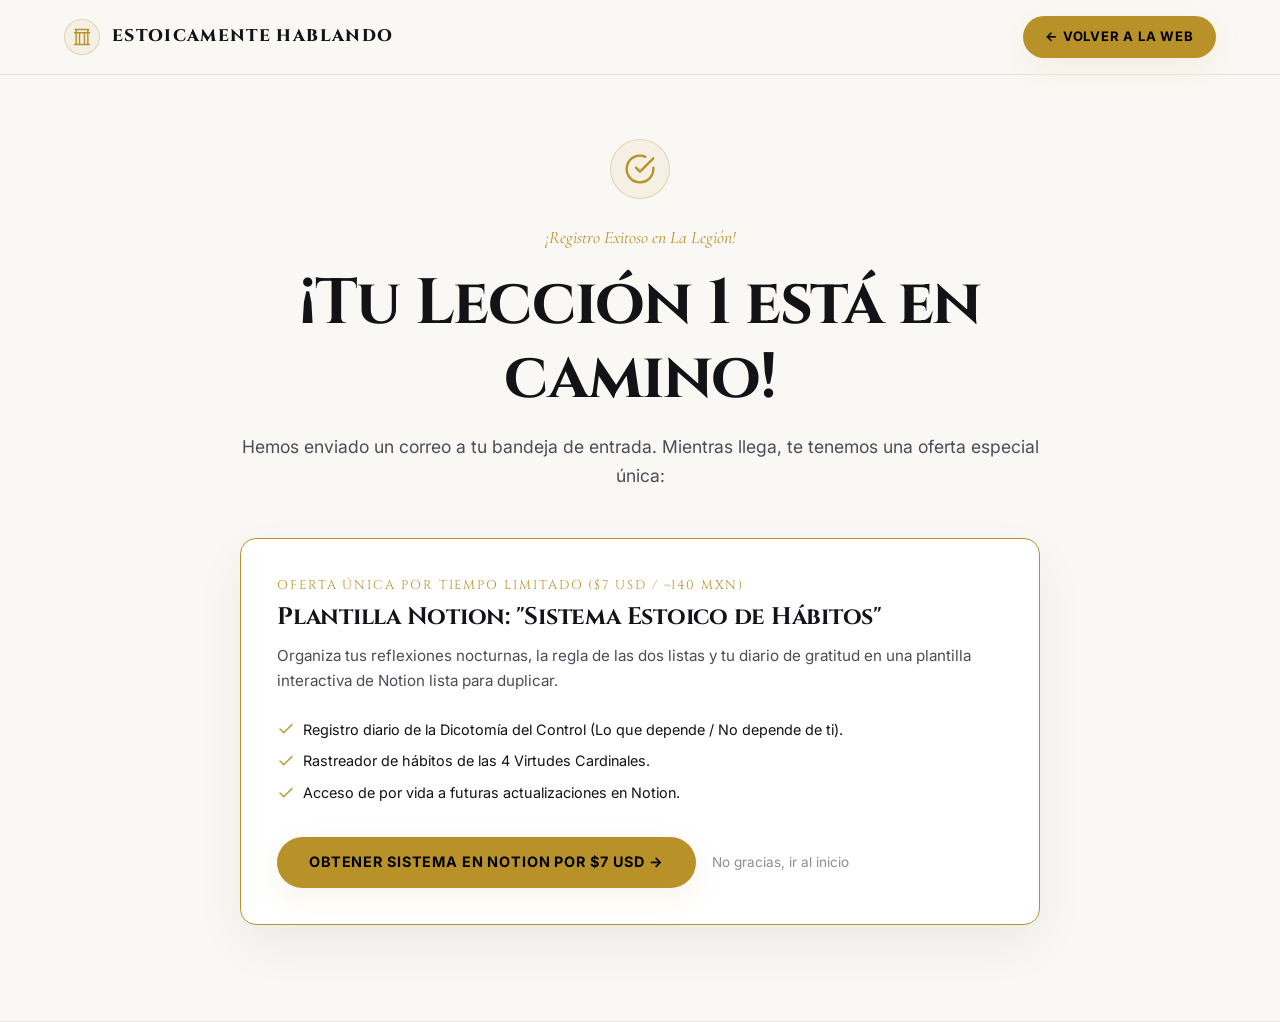
<file: gracias.html>
<!DOCTYPE html>
<html lang="es" data-theme="dark">
<head>
  <meta charset="UTF-8">
  <meta name="viewport" content="width=device-width, initial-scale=1.0">
  <title>¡Felicidades! Paso 2 de 2 | Estoicamente Hablando</title>
  <meta name="description" content="Tu registro al Reto de 7 Días se ha completado. Revisa tu bandeja de entrada.">
  <link rel="icon" type="image/svg+xml" href="./favicon.svg">

  <script>
    (function() {
      const savedTheme = localStorage.getItem('v9-theme');
      const systemDark = window.matchMedia('(prefers-color-scheme: dark)').matches;
      document.documentElement.setAttribute('data-theme', savedTheme || (systemDark ? 'dark' : 'light'));
    })();
  </script>

  <link rel="preconnect" href="https://fonts.googleapis.com">
  <link rel="preconnect" href="https://fonts.gstatic.com" crossorigin>
  <link href="https://fonts.googleapis.com/css2?family=Cinzel:wght@600;700;800;900&family=Cormorant+Garamond:ital,wght@1,500;1,600&family=Inter:wght@400;500;600;700&display=swap" rel="stylesheet">
  <link rel="stylesheet" href="./css/style.css">
</head>
<body>

  <header class="site-header-luxury">
    <div class="container">
      <div class="header-luxury-container">
        <a href="./index.html" class="luxury-brand">
          <div class="brand-crest">
            <svg class="icon-svg" viewBox="0 0 24 24"><path d="M3 21h18M3 7h18M5 7v14M19 7v14M9 7v14M15 7v14M4 3h16l-2 4H6L4 3z"/></svg>
          </div>
          <span class="brand-title">ESTOICAMENTE HABLANDO</span>
        </a>
        <a href="./index.html" class="btn-luxury-gold">← Volver a la Web</a>
      </div>
    </div>
  </header>

  <main id="main-content">
    <section class="hero-editorial-section">
      <div class="container">
        <div style="max-width: 800px; margin: 0 auto; text-align: center;">
          
          <div style="width: 60px; height: 60px; border-radius: 50%; background: var(--color-gold-bg); border: 1px solid var(--border-gold-subtle); display: flex; align-items: center; justify-content: center; margin: 0 auto 1.5rem auto; color: var(--color-gold);">
            <svg class="icon-svg" viewBox="0 0 24 24" style="width: 32px; height: 32px;"><path d="M22 11.08V12a10 10 0 1 1-5.93-9.14"/><polyline points="22 4 12 14.01 9 11.01"/></svg>
          </div>

          <span class="editorial-eyebrow">¡Registro Exitoso en La Legión!</span>
          <h1 style="margin-bottom: 1rem;">¡Tu Lección 1 está en camino!</h1>
          <p style="font-size: 1.1rem; color: var(--text-sub); margin-bottom: 3rem;">
            Hemos enviado un correo a tu bandeja de entrada. Mientras llega, te tenemos una oferta especial única:
          </p>

          <!-- OTO Card -->
          <div class="editorial-optin-card" style="text-align: left; border-color: var(--color-gold);">
            <div style="font-family: var(--font-display); font-size: 0.8rem; color: var(--color-gold); letter-spacing: 0.15em; text-transform: uppercase; margin-bottom: 0.5rem;">
              OFERTA ÚNICA POR TIEMPO LIMITADO ($7 USD / ~140 MXN)
            </div>
            <h2 style="font-size: 1.5rem; margin-bottom: 0.75rem;">Plantilla Notion: "Sistema Estoico de Hábitos"</h2>
            <p style="font-size: 0.95rem; color: var(--text-sub); margin-bottom: 1.5rem;">
              Organiza tus reflexiones nocturnas, la regla de las dos listas y tu diario de gratitud en una plantilla interactiva de Notion lista para duplicar.
            </p>

            <ul style="list-style: none; margin-bottom: 2rem;">
              <li style="margin-bottom: 0.5rem; display: flex; align-items: center; gap: 0.5rem; font-size: 0.9rem;">
                <svg class="icon-svg" viewBox="0 0 24 24" style="color: var(--color-gold);"><polyline points="20 6 9 17 4 12"/></svg>
                <span>Registro diario de la Dicotomía del Control (Lo que depende / No depende de ti).</span>
              </li>
              <li style="margin-bottom: 0.5rem; display: flex; align-items: center; gap: 0.5rem; font-size: 0.9rem;">
                <svg class="icon-svg" viewBox="0 0 24 24" style="color: var(--color-gold);"><polyline points="20 6 9 17 4 12"/></svg>
                <span> Rastreador de hábitos de las 4 Virtudes Cardinales.</span>
              </li>
              <li style="margin-bottom: 0.5rem; display: flex; align-items: center; gap: 0.5rem; font-size: 0.9rem;">
                <svg class="icon-svg" viewBox="0 0 24 24" style="color: var(--color-gold);"><polyline points="20 6 9 17 4 12"/></svg>
                <span>Acceso de por vida a futuras actualizaciones en Notion.</span>
              </li>
            </ul>

            <div style="display: flex; gap: 1rem; align-items: center;">
              <a href="https://lemon-squeezy.com" target="_blank" rel="noopener" class="btn-luxury-gold" style="padding: 0.85rem 2rem; font-size: 0.9rem;">
                <span>Obtener Sistema en Notion por $7 USD →</span>
              </a>
              <a href="./index.html" style="font-size: 0.85rem; color: var(--text-muted);">No gracias, ir al inicio</a>
            </div>
          </div>

        </div>
      </div>
    </section>
  </main>

  <script src="./js/main.js"></script>
</body>
</html>
</file>
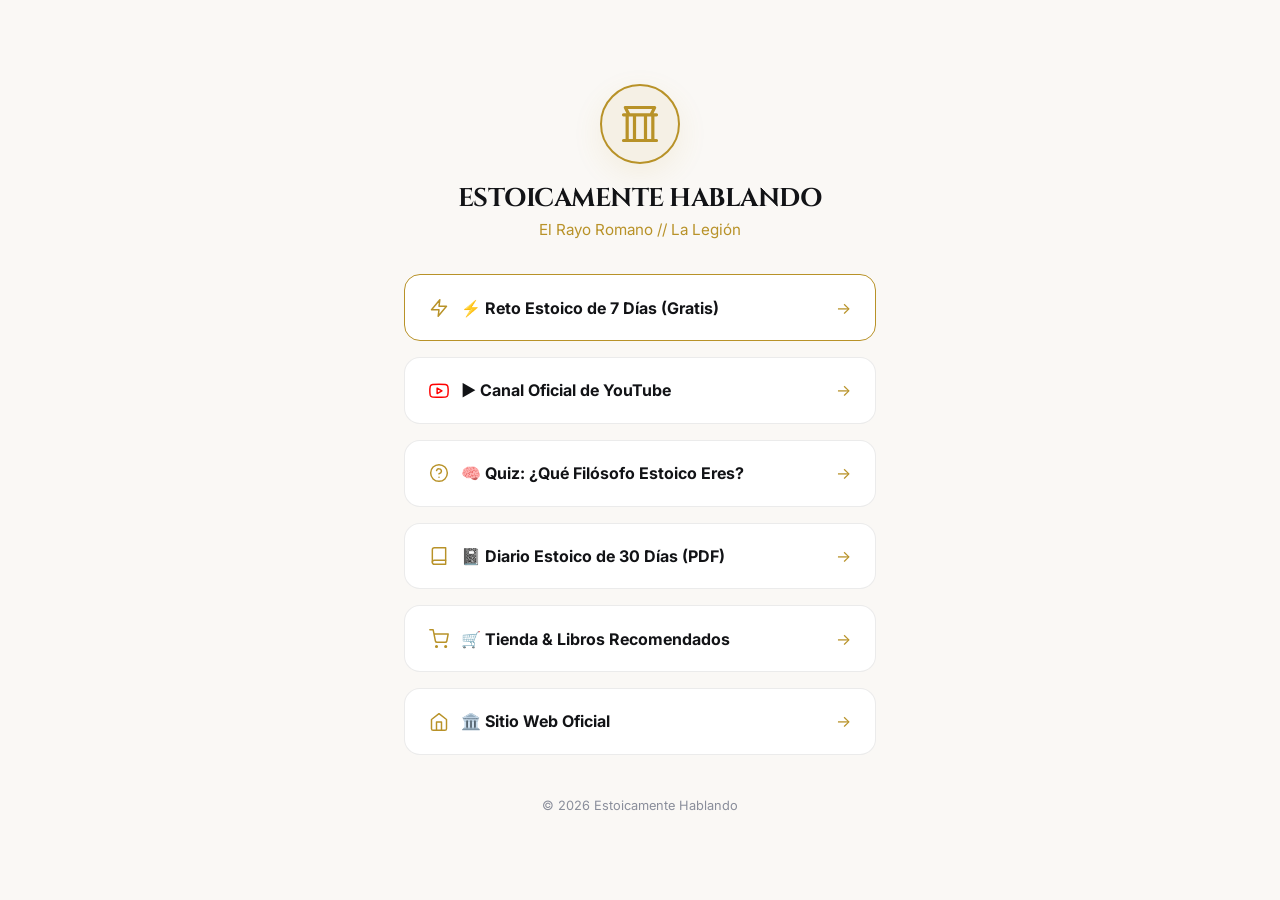
<file: links.html>
<!DOCTYPE html>
<html lang="es" data-theme="dark">
<head>
  <meta charset="UTF-8">
  <meta name="viewport" content="width=device-width, initial-scale=1.0">
  <title>Estoicamente Hablando | Enlaces Oficiales</title>
  <meta name="description" content="Enlaces oficiales del canal Estoicamente Hablando con El Rayo Romano. YouTube, Reto de 7 Días, Diario Estoico y Redes.">
  <link rel="icon" type="image/svg+xml" href="./favicon.svg">

  <script>
    (function() {
      const savedTheme = localStorage.getItem('v9-theme');
      const systemDark = window.matchMedia('(prefers-color-scheme: dark)').matches;
      document.documentElement.setAttribute('data-theme', savedTheme || (systemDark ? 'dark' : 'light'));
    })();
  </script>

  <link rel="preconnect" href="https://fonts.googleapis.com">
  <link rel="preconnect" href="https://fonts.gstatic.com" crossorigin>
  <link href="https://fonts.googleapis.com/css2?family=Cinzel:wght@600;700;800;900&family=Inter:wght@400;500;600;700&display=swap" rel="stylesheet">
  <link rel="stylesheet" href="./css/style.css">
</head>
<body style="min-height: 100vh; display: flex; flex-direction: column; justify-content: center; padding: 2rem 0;">

  <div class="container" style="max-width: 520px; text-align: center;">
    
    <!-- Profile Crest -->
    <div style="width: 80px; height: 80px; border-radius: 50%; background: var(--color-gold-bg); border: 2px solid var(--color-gold); display: flex; align-items: center; justify-content: center; margin: 0 auto 1.25rem auto; color: var(--color-gold); box-shadow: var(--shadow-gold);">
      <svg class="icon-svg" viewBox="0 0 24 24" style="width: 44px; height: 44px;"><path d="M3 21h18M3 7h18M5 7v14M19 7v14M9 7v14M15 7v14M4 3h16l-2 4H6L4 3z"/></svg>
    </div>

    <h1 style="font-size: 1.6rem; margin-bottom: 0.25rem;">ESTOICAMENTE HABLANDO</h1>
    <p style="font-size: 0.95rem; color: var(--color-gold); margin-bottom: 2rem;">El Rayo Romano // La Legión</p>

    <!-- Links List -->
    <div style="display: flex; flex-direction: column; gap: 1rem;">
      
      <a href="./reto.html" class="virtue-card-luxury" style="display: flex; align-items: center; justify-content: space-between; padding: 1.2rem 1.5rem; text-decoration: none; border-color: var(--color-gold);">
        <div style="display: flex; align-items: center; gap: 0.75rem; color: var(--text-main); font-weight: 700;">
          <svg class="icon-svg" viewBox="0 0 24 24" style="color: var(--color-gold);"><polygon points="13 2 3 14 12 14 11 22 21 10 12 10 13 2"/></svg>
          <span>⚡ Reto Estoico de 7 Días (Gratis)</span>
        </div>
        <span style="color: var(--color-gold);">→</span>
      </a>

      <a href="https://www.youtube.com/@HablandoEstoicamente?sub_confirmation=1" target="_blank" rel="noopener" class="virtue-card-luxury" style="display: flex; align-items: center; justify-content: space-between; padding: 1.2rem 1.5rem; text-decoration: none;">
        <div style="display: flex; align-items: center; gap: 0.75rem; color: var(--text-main); font-weight: 700;">
          <svg class="icon-svg" viewBox="0 0 24 24" style="color: #FF0000;"><path d="M22.54 6.42a2.78 2.78 0 0 0-1.94-2C18.88 4 12 4 12 4s-6.88 0-8.6.46a2.78 2.78 0 0 0-1.94 2A29 29 0 0 0 1 11.75a29 29 0 0 0 .46 5.33A2.78 2.78 0 0 0 3.4 19c1.72.46 8.6.46 8.6.46s6.88 0 8.6-.46a2.78 2.78 0 0 0 1.94-2 29 29 0 0 0 .46-5.25 29 29 0 0 0-.46-5.33z"/><polygon points="9.75 15.02 15.5 11.75 9.75 8.48 9.75 15.02"/></svg>
          <span>▶️ Canal Oficial de YouTube</span>
        </div>
        <span>→</span>
      </a>

      <a href="./quiz.html" class="virtue-card-luxury" style="display: flex; align-items: center; justify-content: space-between; padding: 1.2rem 1.5rem; text-decoration: none;">
        <div style="display: flex; align-items: center; gap: 0.75rem; color: var(--text-main); font-weight: 700;">
          <svg class="icon-svg" viewBox="0 0 24 24" style="color: var(--color-gold);"><circle cx="12" cy="12" r="10"/><path d="M9.09 9a3 3 0 0 1 5.83 1c0 2-3 3-3 3"/><line x1="12" y1="17" x2="12.01" y2="17"/></svg>
          <span>🧠 Quiz: ¿Qué Filósofo Estoico Eres?</span>
        </div>
        <span>→</span>
      </a>

      <a href="./diario.html" class="virtue-card-luxury" style="display: flex; align-items: center; justify-content: space-between; padding: 1.2rem 1.5rem; text-decoration: none;">
        <div style="display: flex; align-items: center; gap: 0.75rem; color: var(--text-main); font-weight: 700;">
          <svg class="icon-svg" viewBox="0 0 24 24" style="color: var(--color-gold);"><path d="M4 19.5A2.5 2.5 0 0 1 6.5 17H20"/><path d="M6.5 2H20v20H6.5A2.5 2.5 0 0 1 4 19.5v-15A2.5 2.5 0 0 1 6.5 2z"/></svg>
          <span>📓 Diario Estoico de 30 Días (PDF)</span>
        </div>
        <span>→</span>
      </a>

      <a href="./tienda.html" class="virtue-card-luxury" style="display: flex; align-items: center; justify-content: space-between; padding: 1.2rem 1.5rem; text-decoration: none;">
        <div style="display: flex; align-items: center; gap: 0.75rem; color: var(--text-main); font-weight: 700;">
          <svg class="icon-svg" viewBox="0 0 24 24" style="color: var(--color-gold);"><circle cx="9" cy="21" r="1"/><circle cx="20" cy="21" r="1"/><path d="M1 1h4l2.68 13.39a2 2 0 0 0 2 1.61h9.72a2 2 0 0 0 2-1.61L23 6H6"/></svg>
          <span>🛒 Tienda & Libros Recomendados</span>
        </div>
        <span>→</span>
      </a>

      <a href="./index.html" class="virtue-card-luxury" style="display: flex; align-items: center; justify-content: space-between; padding: 1.2rem 1.5rem; text-decoration: none;">
        <div style="display: flex; align-items: center; gap: 0.75rem; color: var(--text-main); font-weight: 700;">
          <svg class="icon-svg" viewBox="0 0 24 24" style="color: var(--color-gold);"><path d="M3 9l9-7 9 7v11a2 2 0 0 1-2 2H5a2 2 0 0 1-2-2z"/><polyline points="9 22 9 12 15 12 15 22"/></svg>
          <span>🏛️ Sitio Web Oficial</span>
        </div>
        <span>→</span>
      </a>

    </div>

    <p style="margin-top: 2.5rem; font-size: 0.8rem; color: var(--text-muted);">© 2026 Estoicamente Hablando</p>
  </div>

</body>
</html>
</file>
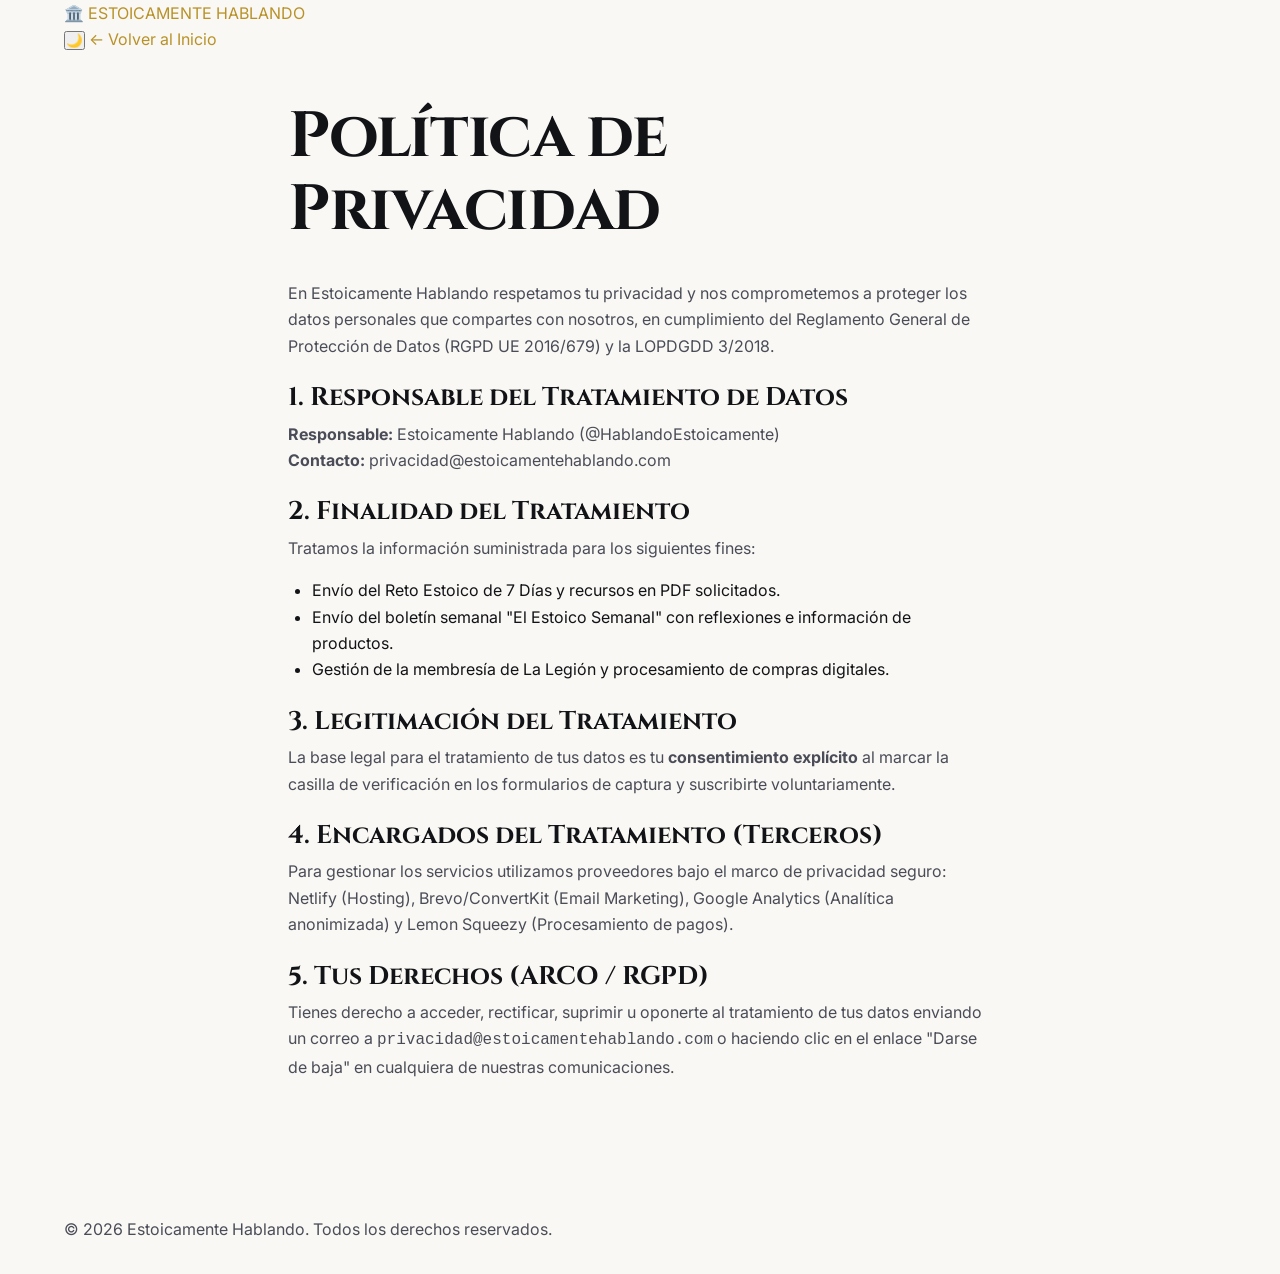
<file: privacidad.html>
<!DOCTYPE html>
<html lang="es" data-theme="dark">
<head>
  <meta charset="UTF-8">
  <meta name="viewport" content="width=device-width, initial-scale=1.0">
  <title>Política de Privacidad | Estoicamente Hablando</title>
  <meta name="description" content="Política de Privacidad de Estoicamente Hablando adaptada al RGPD y LOPD.">
  <link rel="icon" type="image/svg+xml" href="./favicon.svg">
  <script>
    (function() {
      const savedTheme = localStorage.getItem('theme-preference');
      const systemDark = window.matchMedia('(prefers-color-scheme: dark)').matches;
      document.documentElement.setAttribute('data-theme', savedTheme || (systemDark ? 'dark' : 'light'));
    })();
  </script>
  <link rel="preconnect" href="https://fonts.googleapis.com">
  <link rel="preconnect" href="https://fonts.gstatic.com" crossorigin>
  <link href="https://fonts.googleapis.com/css2?family=Cinzel:wght@600;700;800&family=Inter:wght@400;500;600&display=swap" rel="stylesheet">
  <link rel="stylesheet" href="./css/style.css">
</head>
<body>
  <header class="site-header">
    <div class="container header-container">
      <a href="./index.html" class="brand-logo">
        <span class="logo-symbol">🏛️</span>
        <span class="logo-text">
          <span class="logo-title">ESTOICAMENTE</span>
          <span class="logo-sub">HABLANDO</span>
        </span>
      </a>
      <div class="header-actions">
        <button type="button" class="theme-toggle-btn" id="theme-toggle" aria-label="Cambiar tema">🌙</button>
        <a href="./index.html" class="btn btn-gold btn-sm">← Volver al Inicio</a>
      </div>
    </div>
  </header>

  <main class="section container">
    <div class="legal-content" style="max-width: 800px; margin: 0 auto; background: var(--bg-secondary); padding: 3rem; border: 1px solid var(--border-subtle); border-radius: var(--radius-stone);">
      <h1 class="section-title text-center" style="margin-bottom: 2rem;">Política de Privacidad</h1>

      <p style="margin-bottom: 1.5rem;">En Estoicamente Hablando respetamos tu privacidad y nos comprometemos a proteger los datos personales que compartes con nosotros, en cumplimiento del Reglamento General de Protección de Datos (RGPD UE 2016/679) y la LOPDGDD 3/2018.</p>

      <h3 style="color: var(--brand-gold); margin: 1.5rem 0 0.5rem 0;">1. Responsable del Tratamiento de Datos</h3>
      <p style="margin-bottom: 1.5rem;"><strong>Responsable:</strong> Estoicamente Hablando (@HablandoEstoicamente)<br><strong>Contacto:</strong> privacidad@estoicamentehablando.com</p>

      <h3 style="color: var(--brand-gold); margin: 1.5rem 0 0.5rem 0;">2. Finalidad del Tratamiento</h3>
      <p style="margin-bottom: 1rem;">Tratamos la información suministrada para los siguientes fines:</p>
      <ul style="margin-left: 1.5rem; margin-bottom: 1.5rem;">
        <li>Envío del Reto Estoico de 7 Días y recursos en PDF solicitados.</li>
        <li>Envío del boletín semanal "El Estoico Semanal" con reflexiones e información de productos.</li>
        <li>Gestión de la membresía de La Legión y procesamiento de compras digitales.</li>
      </ul>

      <h3 style="color: var(--brand-gold); margin: 1.5rem 0 0.5rem 0;">3. Legitimación del Tratamiento</h3>
      <p style="margin-bottom: 1.5rem;">La base legal para el tratamiento de tus datos es tu <strong>consentimiento explícito</strong> al marcar la casilla de verificación en los formularios de captura y suscribirte voluntariamente.</p>

      <h3 style="color: var(--brand-gold); margin: 1.5rem 0 0.5rem 0;">4. Encargados del Tratamiento (Terceros)</h3>
      <p style="margin-bottom: 1.5rem;">Para gestionar los servicios utilizamos proveedores bajo el marco de privacidad seguro: Netlify (Hosting), Brevo/ConvertKit (Email Marketing), Google Analytics (Analítica anonimizada) y Lemon Squeezy (Procesamiento de pagos).</p>

      <h3 style="color: var(--brand-gold); margin: 1.5rem 0 0.5rem 0;">5. Tus Derechos (ARCO / RGPD)</h3>
      <p style="margin-bottom: 1.5rem;">Tienes derecho a acceder, rectificar, suprimir u oponerte al tratamiento de tus datos enviando un correo a <code>privacidad@estoicamentehablando.com</code> o haciendo clic en el enlace "Darse de baja" en cualquiera de nuestras comunicaciones.</p>
    </div>
  </main>

  <footer class="site-footer" style="margin-top: 4rem;">
    <div class="container text-center" style="padding-bottom: 2rem;">
      <p>© 2026 Estoicamente Hablando. Todos los derechos reservados.</p>
    </div>
  </footer>
  <script src="./js/main.js"></script>
</body>
</html>
</file>
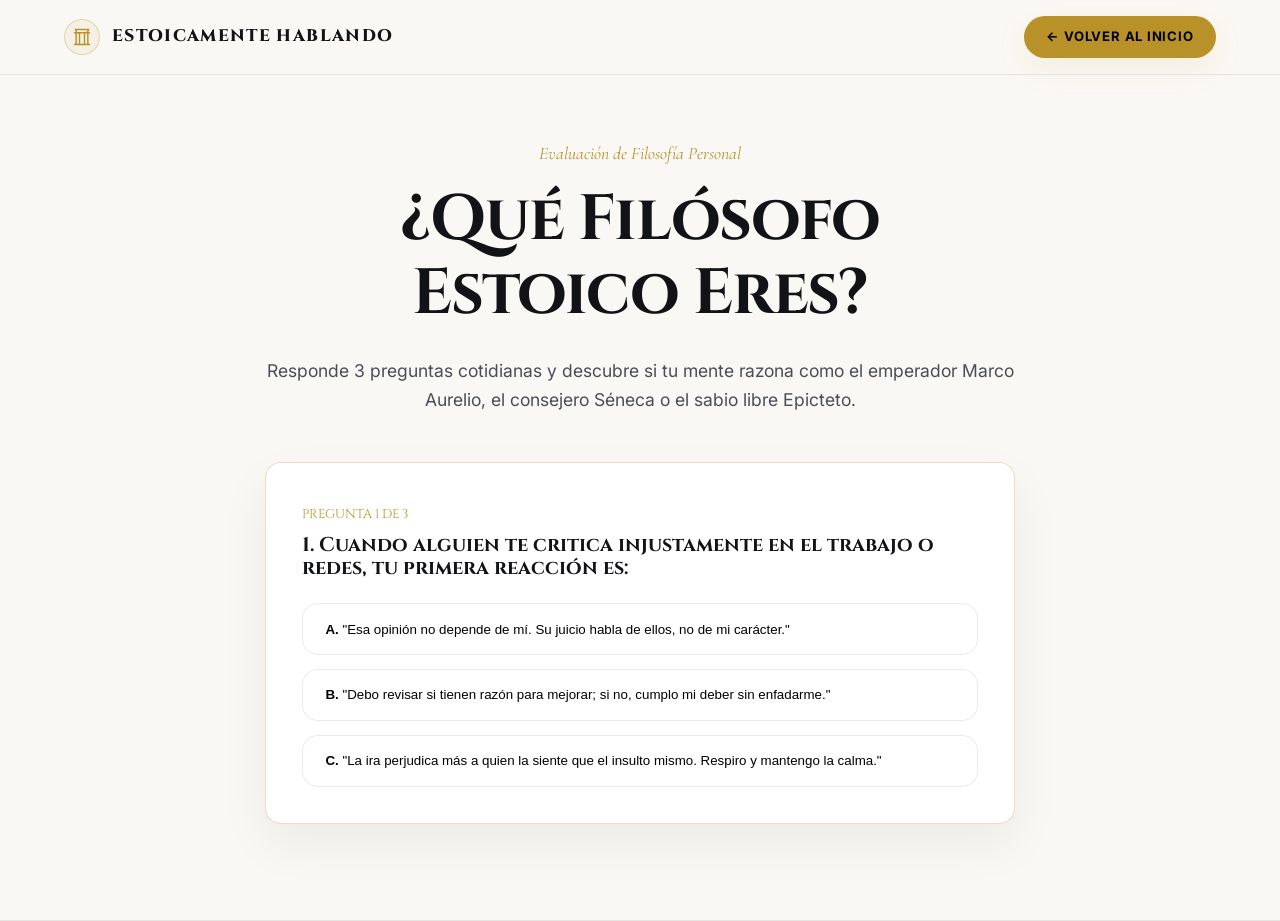
<file: quiz.html>
<!DOCTYPE html>
<html lang="es" data-theme="dark">
<head>
  <meta charset="UTF-8">
  <meta name="viewport" content="width=device-width, initial-scale=1.0">
  <title>Quiz: ¿Qué Filósofo Estoico Eres? | Estoicamente Hablando</title>
  <meta name="description" content="Descubre si tu personalidad estoica se alinea con Marco Aurelio, Séneca o Epicteto en este quiz interactivo de 4 preguntas.">
  <link rel="icon" type="image/svg+xml" href="./favicon.svg">

  <script>
    (function() {
      const savedTheme = localStorage.getItem('v9-theme');
      const systemDark = window.matchMedia('(prefers-color-scheme: dark)').matches;
      document.documentElement.setAttribute('data-theme', savedTheme || (systemDark ? 'dark' : 'light'));
    })();
  </script>

  <link rel="preconnect" href="https://fonts.googleapis.com">
  <link rel="preconnect" href="https://fonts.gstatic.com" crossorigin>
  <link href="https://fonts.googleapis.com/css2?family=Cinzel:wght@600;700;800;900&family=Cormorant+Garamond:ital,wght@1,500;1,600&family=Inter:wght@400;500;600;700&display=swap" rel="stylesheet">
  <link rel="stylesheet" href="./css/style.css">
</head>
<body>

  <header class="site-header-luxury">
    <div class="container">
      <div class="header-luxury-container">
        <a href="./index.html" class="luxury-brand">
          <div class="brand-crest">
            <svg class="icon-svg" viewBox="0 0 24 24"><path d="M3 21h18M3 7h18M5 7v14M19 7v14M9 7v14M15 7v14M4 3h16l-2 4H6L4 3z"/></svg>
          </div>
          <span class="brand-title">ESTOICAMENTE HABLANDO</span>
        </a>
        <a href="./index.html" class="btn-luxury-gold">← Volver al Inicio</a>
      </div>
    </div>
  </header>

  <main id="main-content">
    <section class="hero-editorial-section">
      <div class="container">
        <div style="max-width: 750px; margin: 0 auto; text-align: center;">
          
          <span class="editorial-eyebrow">Evaluación de Filosofía Personal</span>
          <h1 style="margin-bottom: 1.5rem;">¿Qué Filósofo Estoico Eres?</h1>
          <p style="font-size: 1.1rem; color: var(--text-sub); margin-bottom: 3rem;">
            Responde 3 preguntas cotidianas y descubre si tu mente razona como el emperador Marco Aurelio, el consejero Séneca o el sabio libre Epicteto.
          </p>

          <!-- Quiz Container -->
          <div class="editorial-optin-card" id="quiz-box" style="text-align: left;">
            <div id="quiz-step-1">
              <span style="font-family: var(--font-display); font-size: 0.8rem; color: var(--color-gold);">PREGUNTA 1 DE 3</span>
              <h3 style="font-size: 1.25rem; margin: 0.5rem 0 1.5rem 0;">1. Cuando alguien te critica injustamente en el trabajo o redes, tu primera reacción es:</h3>

              <div style="display: flex; flex-direction: column; gap: 0.85rem;">
                <button type="button" class="virtue-card-luxury quiz-opt-btn" data-philosopher="epicteto" style="text-align: left; padding: 1.1rem 1.4rem; cursor: pointer;">
                  <strong>A.</strong> "Esa opinión no depende de mí. Su juicio habla de ellos, no de mi carácter."
                </button>
                <button type="button" class="virtue-card-luxury quiz-opt-btn" data-philosopher="marco" style="text-align: left; padding: 1.1rem 1.4rem; cursor: pointer;">
                  <strong>B.</strong> "Debo revisar si tienen razón para mejorar; si no, cumplo mi deber sin enfadarme."
                </button>
                <button type="button" class="virtue-card-luxury quiz-opt-btn" data-philosopher="seneca" style="text-align: left; padding: 1.1rem 1.4rem; cursor: pointer;">
                  <strong>C.</strong> "La ira perjudica más a quien la siente que el insulto mismo. Respiro y mantengo la calma."
                </button>
              </div>
            </div>

            <!-- Contenedor de Resultado (Oculto inicialmente) -->
            <div id="quiz-result" style="display: none; text-align: center; padding: 1.5rem 0;">
              <span class="editorial-eyebrow">TU RESULTADO ESTOICO</span>
              <h2 id="result-name" style="font-size: 2.25rem; color: var(--color-gold); margin-bottom: 0.5rem;">Marco Aurelio</h2>
              <p id="result-desc" style="font-size: 1.05rem; margin-bottom: 2rem;">
                Tienes la mente de un líder centrado en el deber, el autocontrol y el servicio a los demás.
              </p>
              <a href="./reto.html" class="btn-luxury-gold" style="display: inline-block;">
                Unirme al Reto Estoico de 7 Días →
              </a>
            </div>
          </div>

        </div>
      </div>
    </section>
  </main>

  <script src="./js/main.js"></script>
  <script>
    // Quiz logic
    document.querySelectorAll('.quiz-opt-btn').forEach(btn => {
      btn.addEventListener('click', () => {
        const ph = btn.getAttribute('data-philosopher');
        document.getElementById('quiz-step-1').style.display = 'none';
        const resBox = document.getElementById('quiz-result');
        resBox.style.display = 'block';

        if (ph === 'epicteto') {
          document.getElementById('result-name').textContent = 'Epicteto (El Sabio Libre)';
          document.getElementById('result-desc').textContent = 'Tu fortaleza principal es la Dicotomía del Control. Sabes separar perfectamente lo que está bajo tu control de lo que no.';
        } else if (ph === 'seneca') {
          document.getElementById('result-name').textContent = 'Séneca (El Consejero Estratega)';
          document.getElementById('result-desc').textContent = 'Valoras el tiempo presente, la serenidad mental y la reflexión escrita para evitar que la imaginación te perturbe.';
        } else {
          document.getElementById('result-name').textContent = 'Marco Aurelio (El Emperador)';
          document.getElementById('result-desc').textContent = 'Tienes la mente de un líder orientado al deber, la autodisciplina impecable y el bien común sobre los impulsos egoístas.';
        }
      });
    });
  </script>
</body>
</html>
</file>
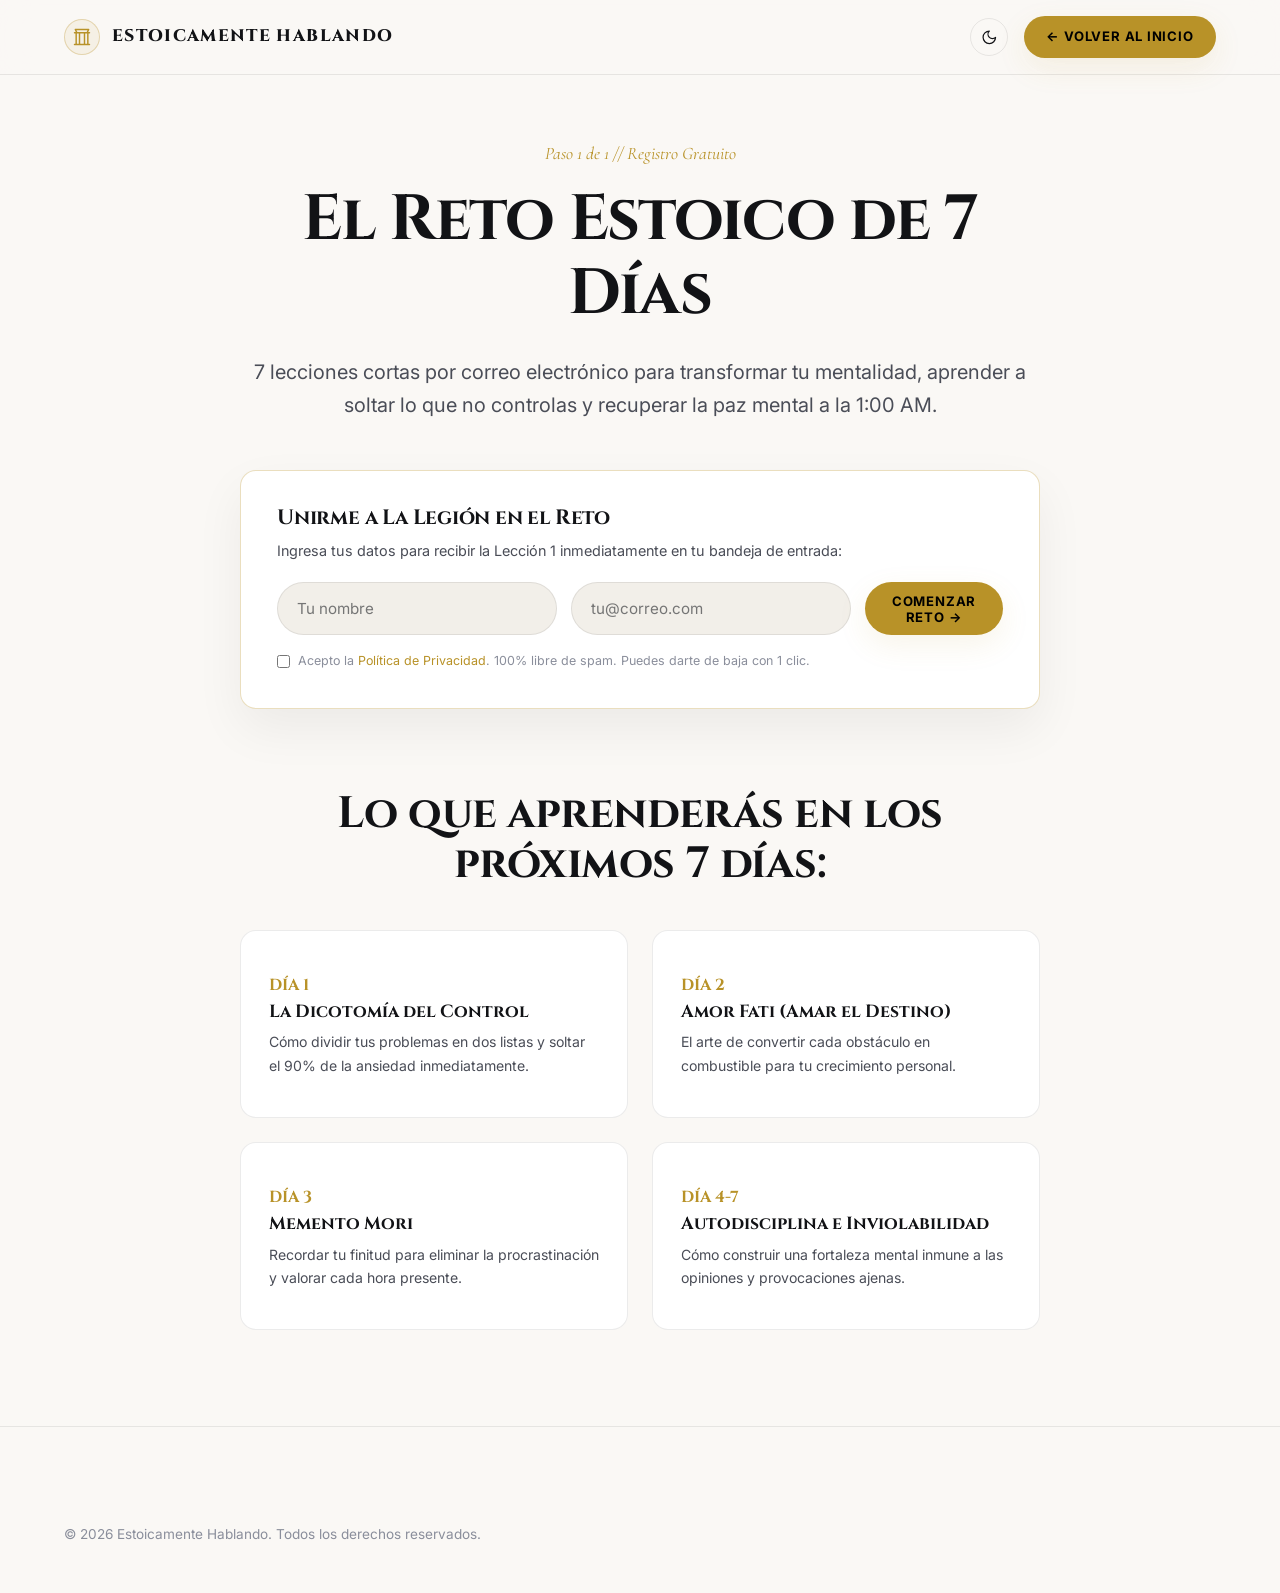
<file: reto.html>
<!DOCTYPE html>
<html lang="es" data-theme="dark">
<head>
  <meta charset="UTF-8">
  <meta name="viewport" content="width=device-width, initial-scale=1.0">
  <title>Reto Estoico de 7 Días | Estoicamente Hablando</title>
  <meta name="description" content="7 días para dominar tu mente y eliminar la ansiedad. Recibe una lección práctica en tu correo cada mañana. 100% Gratis.">
  <link rel="icon" type="image/svg+xml" href="./favicon.svg">

  <script>
    (function() {
      const savedTheme = localStorage.getItem('v9-theme');
      const systemDark = window.matchMedia('(prefers-color-scheme: dark)').matches;
      document.documentElement.setAttribute('data-theme', savedTheme || (systemDark ? 'dark' : 'light'));
    })();
  </script>

  <link rel="preconnect" href="https://fonts.googleapis.com">
  <link rel="preconnect" href="https://fonts.gstatic.com" crossorigin>
  <link href="https://fonts.googleapis.com/css2?family=Cinzel:wght@600;700;800;900&family=Cormorant+Garamond:ital,wght@1,500;1,600&family=Inter:wght@400;500;600;700&display=swap" rel="stylesheet">
  <link rel="stylesheet" href="./css/style.css">
</head>
<body>

  <a href="#main-content" class="skip-link">Saltar al contenido principal</a>

  <!-- Header -->
  <header class="site-header-luxury">
    <div class="container">
      <div class="header-luxury-container">
        <a href="./index.html" class="luxury-brand">
          <div class="brand-crest">
            <svg class="icon-svg" viewBox="0 0 24 24"><path d="M3 21h18M3 7h18M5 7v14M19 7v14M9 7v14M15 7v14M4 3h16l-2 4H6L4 3z"/></svg>
          </div>
          <span class="brand-title">ESTOICAMENTE HABLANDO</span>
        </a>

        <div class="luxury-actions">
          <button type="button" class="btn-theme-toggle" id="theme-btn" aria-label="Cambiar tema">
            <svg class="icon-svg" viewBox="0 0 24 24"><path d="M12 3a6 6 0 0 0 9 9 9 9 0 1 1-9-9Z"/></svg>
          </button>
          <a href="./index.html" class="btn-luxury-gold">← Volver al Inicio</a>
        </div>
      </div>
    </div>
  </header>

  <main id="main-content">
    <section class="hero-editorial-section">
      <div class="container">
        <div style="max-width: 800px; margin: 0 auto; text-align: center;">
          
          <span class="editorial-eyebrow">Paso 1 de 1 // Registro Gratuito</span>
          <h1 style="margin-bottom: 1.5rem;">El Reto Estoico de 7 Días</h1>
          <p style="font-size: 1.25rem; color: var(--text-sub); margin-bottom: 3rem;">
            7 lecciones cortas por correo electrónico para transformar tu mentalidad, aprender a soltar lo que no controlas y recuperar la paz mental a la 1:00 AM.
          </p>

          <div class="editorial-optin-card" style="text-align: left;">
            <h2 style="font-size: 1.3rem; margin-bottom: 0.5rem;">Unirme a La Legión en el Reto</h2>
            <p style="font-size: 0.9rem; color: var(--text-sub);">
              Ingresa tus datos para recibir la Lección 1 inmediatamente en tu bandeja de entrada:
            </p>

            <form id="reto-page-form" action="./gracias.html" method="GET">
              <div class="editorial-form-row">
                <input type="text" name="name" required placeholder="Tu nombre" class="input-luxury" aria-label="Nombre">
                <input type="email" name="email" required placeholder="tu@correo.com" class="input-luxury" aria-label="Correo">
                <button type="submit" class="btn-luxury-gold">
                  <span>Comenzar Reto →</span>
                </button>
              </div>

              <div style="margin-top: 1rem; font-size: 0.78rem; color: var(--text-muted);">
                <label style="cursor: pointer; display: flex; align-items: center; gap: 0.5rem;">
                  <input type="checkbox" required name="gdpr_consent">
                  <span>Acepto la <a href="./privacidad.html" target="_blank" style="color: var(--color-gold);">Política de Privacidad</a>. 100% libre de spam. Puedes darte de baja con 1 clic.</span>
                </label>
              </div>
            </form>
          </div>

          <!-- Qué aprenderás en 7 días -->
          <div style="margin-top: 5rem; text-align: left;">
            <h2 style="text-align: center; margin-bottom: 2.5rem;">Lo que aprenderás en los próximos 7 días:</h2>
            
            <div style="display: grid; grid-template-columns: repeat(2, 1fr); gap: 1.5rem;">
              <div class="virtue-card-luxury" style="text-align: left;">
                <span style="font-family: var(--font-display); color: var(--color-gold); font-weight: 700;">DÍA 1</span>
                <h3 style="font-size: 1.1rem; margin: 0.25rem 0 0.5rem 0;">La Dicotomía del Control</h3>
                <p style="font-size: 0.88rem;">Cómo dividir tus problemas en dos listas y soltar el 90% de la ansiedad inmediatamente.</p>
              </div>

              <div class="virtue-card-luxury" style="text-align: left;">
                <span style="font-family: var(--font-display); color: var(--color-gold); font-weight: 700;">DÍA 2</span>
                <h3 style="font-size: 1.1rem; margin: 0.25rem 0 0.5rem 0;">Amor Fati (Amar el Destino)</h3>
                <p style="font-size: 0.88rem;">El arte de convertir cada obstáculo en combustible para tu crecimiento personal.</p>
              </div>

              <div class="virtue-card-luxury" style="text-align: left;">
                <span style="font-family: var(--font-display); color: var(--color-gold); font-weight: 700;">DÍA 3</span>
                <h3 style="font-size: 1.1rem; margin: 0.25rem 0 0.5rem 0;">Memento Mori</h3>
                <p style="font-size: 0.88rem;">Recordar tu finitud para eliminar la procrastinación y valorar cada hora presente.</p>
              </div>

              <div class="virtue-card-luxury" style="text-align: left;">
                <span style="font-family: var(--font-display); color: var(--color-gold); font-weight: 700;">DÍA 4-7</span>
                <h3 style="font-size: 1.1rem; margin: 0.25rem 0 0.5rem 0;">Autodisciplina e Inviolabilidad</h3>
                <p style="font-size: 0.88rem;">Cómo construir una fortaleza mental inmune a las opiniones y provocaciones ajenas.</p>
              </div>
            </div>
          </div>

        </div>
      </div>
    </section>
  </main>

  <footer class="site-footer-luxury">
    <div class="container text-center">
      <p style="font-size: 0.85rem; color: var(--text-muted);">© 2026 Estoicamente Hablando. Todos los derechos reservados.</p>
    </div>
  </footer>

  <script src="./js/main.js"></script>
</body>
</html>
</file>
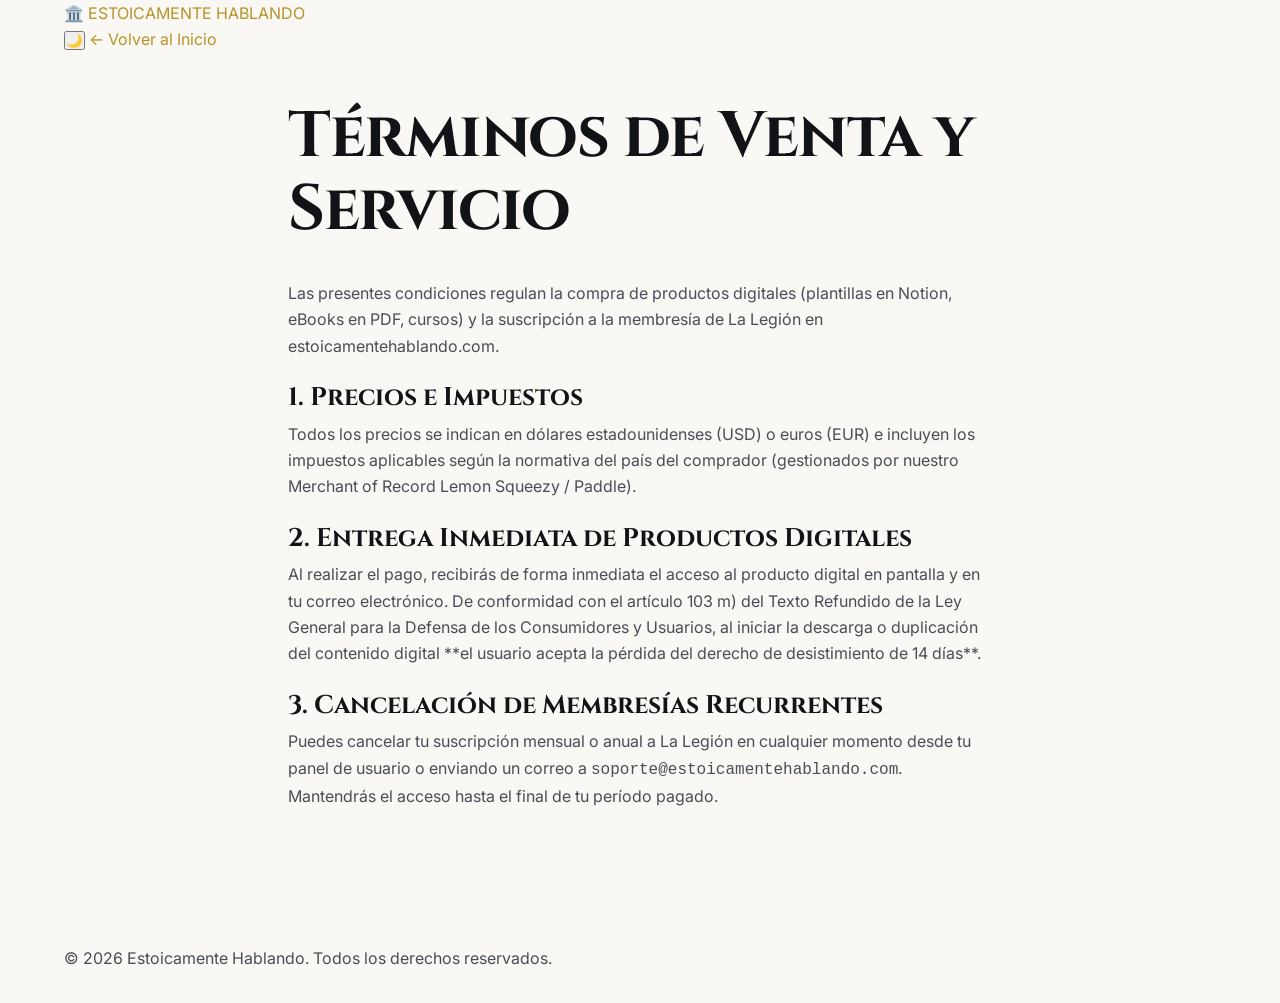
<file: terminos.html>
<!DOCTYPE html>
<html lang="es" data-theme="dark">
<head>
  <meta charset="UTF-8">
  <meta name="viewport" content="width=device-width, initial-scale=1.0">
  <title>Términos de Venta y Servicio | Estoicamente Hablando</title>
  <meta name="description" content="Términos y condiciones de compra de productos digitales y membresía en Estoicamente Hablando.">
  <link rel="icon" type="image/svg+xml" href="./favicon.svg">
  <script>
    (function() {
      const savedTheme = localStorage.getItem('theme-preference');
      const systemDark = window.matchMedia('(prefers-color-scheme: dark)').matches;
      document.documentElement.setAttribute('data-theme', savedTheme || (systemDark ? 'dark' : 'light'));
    })();
  </script>
  <link rel="preconnect" href="https://fonts.googleapis.com">
  <link rel="preconnect" href="https://fonts.gstatic.com" crossorigin>
  <link href="https://fonts.googleapis.com/css2?family=Cinzel:wght@600;700;800&family=Inter:wght@400;500;600&display=swap" rel="stylesheet">
  <link rel="stylesheet" href="./css/style.css">
</head>
<body>
  <header class="site-header">
    <div class="container header-container">
      <a href="./index.html" class="brand-logo">
        <span class="logo-symbol">🏛️</span>
        <span class="logo-text">
          <span class="logo-title">ESTOICAMENTE</span>
          <span class="logo-sub">HABLANDO</span>
        </span>
      </a>
      <div class="header-actions">
        <button type="button" class="theme-toggle-btn" id="theme-toggle" aria-label="Cambiar tema">🌙</button>
        <a href="./index.html" class="btn btn-gold btn-sm">← Volver al Inicio</a>
      </div>
    </div>
  </header>

  <main class="section container">
    <div class="legal-content" style="max-width: 800px; margin: 0 auto; background: var(--bg-secondary); padding: 3rem; border: 1px solid var(--border-subtle); border-radius: var(--radius-stone);">
      <h1 class="section-title text-center" style="margin-bottom: 2rem;">Términos de Venta y Servicio</h1>

      <p style="margin-bottom: 1.5rem;">Las presentes condiciones regulan la compra de productos digitales (plantillas en Notion, eBooks en PDF, cursos) y la suscripción a la membresía de La Legión en estoicamentehablando.com.</p>

      <h3 style="color: var(--brand-gold); margin: 1.5rem 0 0.5rem 0;">1. Precios e Impuestos</h3>
      <p style="margin-bottom: 1.5rem;">Todos los precios se indican en dólares estadounidenses (USD) o euros (EUR) e incluyen los impuestos aplicables según la normativa del país del comprador (gestionados por nuestro Merchant of Record Lemon Squeezy / Paddle).</p>

      <h3 style="color: var(--brand-gold); margin: 1.5rem 0 0.5rem 0;">2. Entrega Inmediata de Productos Digitales</h3>
      <p style="margin-bottom: 1.5rem;">Al realizar el pago, recibirás de forma inmediata el acceso al producto digital en pantalla y en tu correo electrónico. De conformidad con el artículo 103 m) del Texto Refundido de la Ley General para la Defensa de los Consumidores y Usuarios, al iniciar la descarga o duplicación del contenido digital **el usuario acepta la pérdida del derecho de desistimiento de 14 días**.</p>

      <h3 style="color: var(--brand-gold); margin: 1.5rem 0 0.5rem 0;">3. Cancelación de Membresías Recurrentes</h3>
      <p style="margin-bottom: 1.5rem;">Puedes cancelar tu suscripción mensual o anual a La Legión en cualquier momento desde tu panel de usuario o enviando un correo a <code>soporte@estoicamentehablando.com</code>. Mantendrás el acceso hasta el final de tu período pagado.</p>
    </div>
  </main>

  <footer class="site-footer" style="margin-top: 4rem;">
    <div class="container text-center" style="padding-bottom: 2rem;">
      <p>© 2026 Estoicamente Hablando. Todos los derechos reservados.</p>
    </div>
  </footer>
  <script src="./js/main.js"></script>
</body>
</html>
</file>
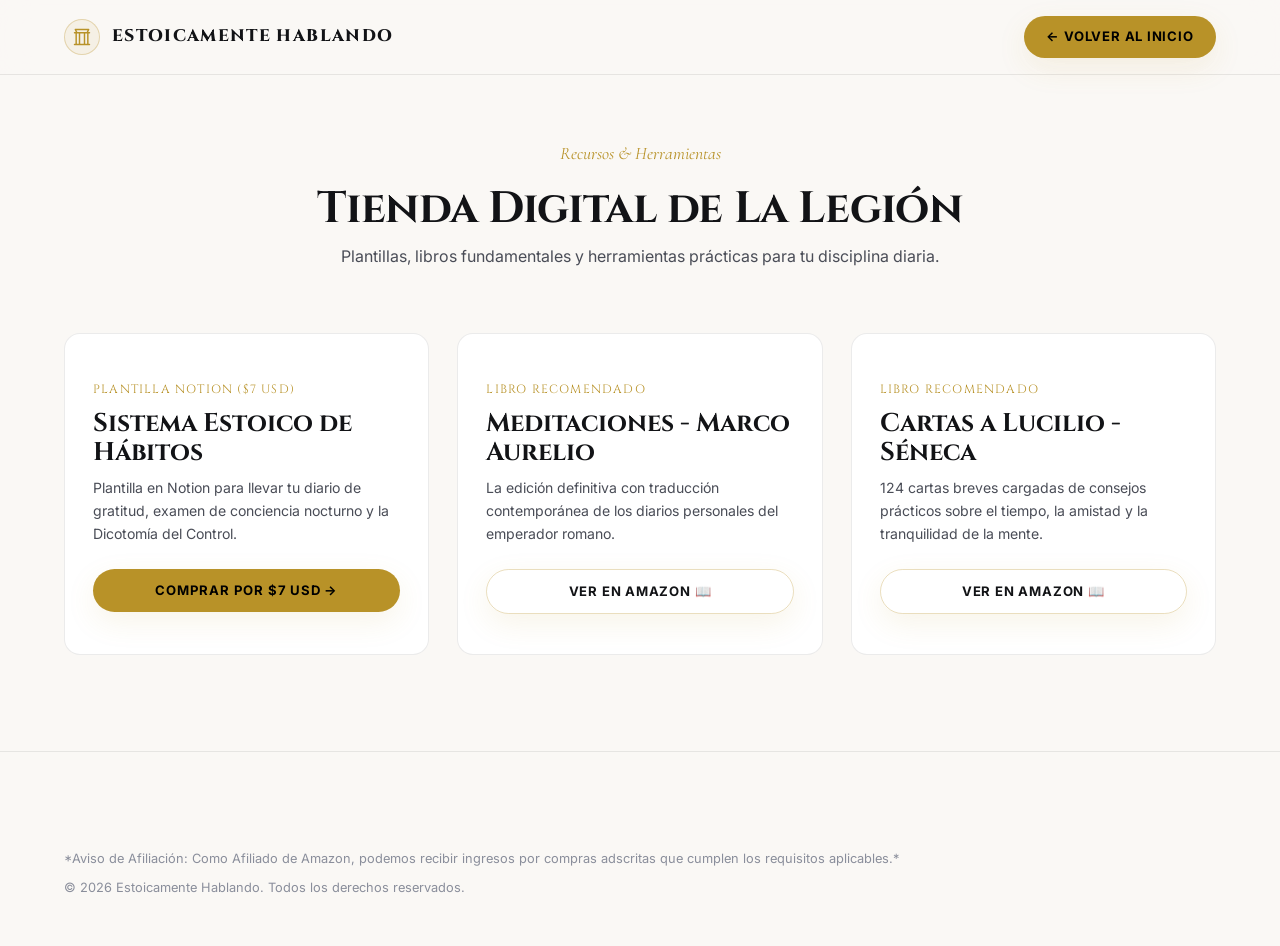
<file: tienda.html>
<!DOCTYPE html>
<html lang="es" data-theme="dark">
<head>
  <meta charset="UTF-8">
  <meta name="viewport" content="width=device-width, initial-scale=1.0">
  <title>Tienda & Herramientas Estoicas | Estoicamente Hablando</title>
  <meta name="description" content="Plantillas de Notion, libros recomendados, diarios y cursos de estoicismo práctico con El Rayo Romano.">
  <link rel="icon" type="image/svg+xml" href="./favicon.svg">

  <script>
    (function() {
      const savedTheme = localStorage.getItem('v9-theme');
      const systemDark = window.matchMedia('(prefers-color-scheme: dark)').matches;
      document.documentElement.setAttribute('data-theme', savedTheme || (systemDark ? 'dark' : 'light'));
    })();
  </script>

  <link rel="preconnect" href="https://fonts.googleapis.com">
  <link rel="preconnect" href="https://fonts.gstatic.com" crossorigin>
  <link href="https://fonts.googleapis.com/css2?family=Cinzel:wght@600;700;800;900&family=Cormorant+Garamond:ital,wght@1,500;1,600&family=Inter:wght@400;500;600;700&display=swap" rel="stylesheet">
  <link rel="stylesheet" href="./css/style.css">
</head>
<body>

  <header class="site-header-luxury">
    <div class="container">
      <div class="header-luxury-container">
        <a href="./index.html" class="luxury-brand">
          <div class="brand-crest">
            <svg class="icon-svg" viewBox="0 0 24 24"><path d="M3 21h18M3 7h18M5 7v14M19 7v14M9 7v14M15 7v14M4 3h16l-2 4H6L4 3z"/></svg>
          </div>
          <span class="brand-title">ESTOICAMENTE HABLANDO</span>
        </a>
        <a href="./index.html" class="btn-luxury-gold">← Volver al Inicio</a>
      </div>
    </div>
  </header>

  <main id="main-content">
    <section class="hero-editorial-section">
      <div class="container">
        <div class="section-header-center">
          <span class="editorial-eyebrow">Recursos & Herramientas</span>
          <h2>Tienda Digital de La Legión</h2>
          <p style="margin-top: 0.5rem;">Plantillas, libros fundamentales y herramientas prácticas para tu disciplina diaria.</p>
        </div>

        <div class="virtues-luxury-grid" style="grid-template-columns: repeat(3, 1fr);">
          
          <!-- Producto 1: Plantilla Notion -->
          <div class="virtue-card-luxury" style="text-align: left;">
            <span style="font-family: var(--font-display); font-size: 0.75rem; color: var(--color-gold); letter-spacing: 0.1em; text-transform: uppercase;">PLANTILLA NOTION ($7 USD)</span>
            <h3 style="margin: 0.5rem 0;">Sistema Estoico de Hábitos</h3>
            <p style="font-size: 0.88rem; margin-bottom: 1.5rem;">Plantilla en Notion para llevar tu diario de gratitud, examen de conciencia nocturno y la Dicotomía del Control.</p>
            <a href="https://lemon-squeezy.com" target="_blank" rel="noopener" class="btn-luxury-gold" style="width: 100%; justify-content: center;">
              <span>Comprar por $7 USD →</span>
            </a>
          </div>

          <!-- Producto 2: Libro Meditaciones (Amazon Affiliate) -->
          <div class="virtue-card-luxury" style="text-align: left;">
            <span style="font-family: var(--font-display); font-size: 0.75rem; color: var(--color-gold); letter-spacing: 0.1em; text-transform: uppercase;">LIBRO RECOMENDADO</span>
            <h3 style="margin: 0.5rem 0;">Meditaciones - Marco Aurelio</h3>
            <p style="font-size: 0.88rem; margin-bottom: 1.5rem;">La edición definitiva con traducción contemporánea de los diarios personales del emperador romano.</p>
            <a href="https://amazon.com" target="_blank" rel="noopener" class="btn-luxury-gold" style="width: 100%; justify-content: center; background: transparent; border: 1px solid var(--border-gold-subtle); color: var(--text-main);">
              <span>Ver en Amazon 📖</span>
            </a>
          </div>

          <!-- Producto 3: Libro Cartas a Lucilio -->
          <div class="virtue-card-luxury" style="text-align: left;">
            <span style="font-family: var(--font-display); font-size: 0.75rem; color: var(--color-gold); letter-spacing: 0.1em; text-transform: uppercase;">LIBRO RECOMENDADO</span>
            <h3 style="margin: 0.5rem 0;">Cartas a Lucilio - Séneca</h3>
            <p style="font-size: 0.88rem; margin-bottom: 1.5rem;">124 cartas breves cargadas de consejos prácticos sobre el tiempo, la amistad y la tranquilidad de la mente.</p>
            <a href="https://amazon.com" target="_blank" rel="noopener" class="btn-luxury-gold" style="width: 100%; justify-content: center; background: transparent; border: 1px solid var(--border-gold-subtle); color: var(--text-main);">
              <span>Ver en Amazon 📖</span>
            </a>
          </div>

        </div>
      </div>
    </section>
  </main>

  <footer class="site-footer-luxury">
    <div class="container text-center">
      <p style="font-size: 0.8rem; color: var(--text-muted);">*Aviso de Afiliación: Como Afiliado de Amazon, podemos recibir ingresos por compras adscritas que cumplen los requisitos aplicables.*</p>
      <p style="font-size: 0.8rem; color: var(--text-muted); margin-top: 0.5rem;">© 2026 Estoicamente Hablando. Todos los derechos reservados.</p>
    </div>
  </footer>

  <script src="./js/main.js"></script>
</body>
</html>
</file>
<file: css/style.css>
/* ==========================================================================
   🏛️ ESTOICAMENTE HABLANDO — REDISEÑO EDITORIAL LUXURY v9.0
   Estilo: Elegancia Clásica, Crema Cálido & Ébano, Tipografía de Lujo
   ========================================================================== */

/* --------------------------------------------------------------------------
   1. PALETA DE COLOR LUXURY & TOKENS DE DISEÑO
   -------------------------------------------------------------------------- */
:root {
  /* Modo Oscuro (Ébano Nocturno & Oro Champaña) */
  --bg-main: #0D0E12;
  --bg-card: #151720;
  --bg-card-hover: #1C1F2B;
  --bg-subtle: #12141A;

  --text-main: #F4F2EC;        /* Marfil Cálido */
  --text-sub: #A0A5B5;         /* Gris Seda */
  --text-muted: #6B7082;

  --color-gold: #D4AF37;        /* Oro Champaña */
  --color-gold-light: #E6C200;
  --color-gold-bg: rgba(212, 175, 55, 0.08);
  --border-rule: rgba(255, 255, 255, 0.1);
  --border-gold-subtle: rgba(212, 175, 55, 0.3);

  /* Tipografía de Lujo */
  --font-display: "Cinzel", Georgia, serif;
  --font-body: "Inter", -apple-system, sans-serif;
  --font-serif: "Cormorant Garamond", Georgia, serif;

  /* Espaciado y Sombras */
  --space-3xs: 0.25rem;
  --space-2xs: 0.5rem;
  --space-xs: 0.75rem;
  --space-sm: 1rem;
  --space-md: 1.5rem;
  --space-lg: 2.5rem;
  --space-xl: 4rem;
  --space-2xl: 6rem;

  --radius-card: 16px;
  --radius-pill: 9999px;

  --shadow-luxury: 0 20px 50px rgba(0, 0, 0, 0.4);
  --shadow-gold: 0 10px 30px rgba(212, 175, 55, 0.15);
  --transition-luxury: 300ms cubic-bezier(0.16, 1, 0.3, 1);
}

/* Modo Claro (Marfil Crema & Ébano Profundo) */
[data-theme="light"] {
  --bg-main: #FAF8F5;
  --bg-card: #FFFFFF;
  --bg-card-hover: #F5F2EC;
  --bg-subtle: #F2EFE9;

  --text-main: #121316;
  --text-sub: #4A4D57;
  --text-muted: #8A8E9B;

  --color-gold: #B89228;
  --color-gold-light: #D4AF37;
  --color-gold-bg: rgba(184, 146, 40, 0.08);
  --border-rule: rgba(0, 0, 0, 0.08);
  --border-gold-subtle: rgba(184, 146, 40, 0.3);

  --shadow-luxury: 0 20px 50px rgba(0, 0, 0, 0.06);
  --shadow-gold: 0 10px 30px rgba(184, 146, 40, 0.1);
}

/* --------------------------------------------------------------------------
   2. REGLAS BASE & ACCESIBILIDAD
   -------------------------------------------------------------------------- */
*, *::before, *::after {
  box-sizing: border-box;
  margin: 0;
  padding: 0;
}

html, body {
  width: 100%;
  overflow-x: clip;
  background-color: var(--bg-main);
  color: var(--text-main);
  font-family: var(--font-body);
  font-size: 16px;
  line-height: 1.65;
  -webkit-font-smoothing: antialiased;
}

*:focus-visible {
  outline: 2px solid var(--color-gold);
  outline-offset: 3px;
}

.skip-link {
  position: absolute;
  top: -100px;
  left: 1rem;
  background: var(--color-gold);
  color: #000;
  padding: 0.5rem 1.25rem;
  font-weight: 700;
  z-index: 9999;
  border-radius: var(--radius-pill);
  text-decoration: none;
  transition: top var(--transition-luxury);
}
.skip-link:focus { top: 1rem; }

h1, h2, h3, h4 {
  font-family: var(--font-display);
  font-weight: 700;
  line-height: 1.15;
  color: var(--text-main);
  overflow-wrap: anywhere;
}

h1 { font-size: clamp(2.5rem, 5vw, 4.25rem); letter-spacing: -0.02em; }
h2 { font-size: clamp(1.75rem, 3.5vw, 2.75rem); letter-spacing: -0.01em; }
h3 { font-size: clamp(1.25rem, 2vw, 1.6rem); }

p { color: var(--text-sub); }

a {
  color: var(--color-gold);
  text-decoration: none;
  transition: color var(--transition-luxury);
}
a:hover { color: var(--text-main); }

.container {
  width: 100%;
  max-width: 1200px;
  margin: 0 auto;
  padding: 0 1.5rem;
}

.icon-svg {
  width: 1.25em;
  height: 1.25em;
  stroke-width: 1.75;
  stroke: currentColor;
  fill: none;
  stroke-linecap: round;
  stroke-linejoin: round;
  display: inline-block;
  vertical-align: middle;
}

/* --------------------------------------------------------------------------
   3. HEADER ELEGANTE DE LUJO (STICKY GLASS)
   -------------------------------------------------------------------------- */
.site-header-luxury {
  position: sticky;
  top: 0;
  z-index: 100;
  background: rgba(13, 14, 18, 0.85);
  backdrop-filter: blur(16px);
  -webkit-backdrop-filter: blur(16px);
  border-bottom: 1px solid var(--border-rule);
  padding: 1rem 0;
  transition: background var(--transition-luxury);
}
[data-theme="light"] .site-header-luxury {
  background: rgba(250, 248, 245, 0.88);
}

.header-luxury-container {
  display: flex;
  justify-content: space-between;
  align-items: center;
}

.luxury-brand {
  display: flex;
  align-items: center;
  gap: 0.75rem;
  text-decoration: none;
}
.brand-crest {
  width: 36px;
  height: 36px;
  border: 1px solid var(--border-gold-subtle);
  border-radius: 50%;
  display: flex;
  align-items: center;
  justify-content: center;
  color: var(--color-gold);
  background: var(--color-gold-bg);
}
.brand-title {
  font-family: var(--font-display);
  font-size: 1.05rem;
  font-weight: 800;
  letter-spacing: 0.08em;
  color: var(--text-main);
}

.luxury-nav-list {
  display: flex;
  list-style: none;
  gap: 2rem;
}
.luxury-nav-link {
  font-size: 0.88rem;
  font-weight: 600;
  letter-spacing: 0.04em;
  text-transform: uppercase;
  color: var(--text-sub);
  transition: color var(--transition-luxury);
}
.luxury-nav-link:hover, .luxury-nav-link.active {
  color: var(--color-gold);
}

.luxury-actions {
  display: flex;
  align-items: center;
  gap: 1rem;
}

.btn-luxury-gold {
  background: var(--color-gold);
  color: #000;
  font-family: var(--font-body);
  font-weight: 700;
  font-size: 0.82rem;
  letter-spacing: 0.06em;
  text-transform: uppercase;
  padding: 0.65rem 1.4rem;
  border-radius: var(--radius-pill);
  border: none;
  cursor: pointer;
  display: inline-flex;
  align-items: center;
  gap: 0.5rem;
  transition: transform var(--transition-luxury), box-shadow var(--transition-luxury);
  box-shadow: var(--shadow-gold);
}
.btn-luxury-gold:hover {
  transform: translateY(-2px);
  background: var(--color-gold-light);
}

.btn-theme-toggle {
  background: transparent;
  border: 1px solid var(--border-rule);
  color: var(--text-main);
  width: 38px;
  height: 38px;
  border-radius: 50%;
  display: flex;
  align-items: center;
  justify-content: center;
  cursor: pointer;
  transition: border-color var(--transition-luxury);
}
.btn-theme-toggle:hover {
  border-color: var(--color-gold);
}

.mobile-menu-btn {
  display: none;
  background: transparent;
  border: none;
  color: var(--text-main);
  font-size: 1.5rem;
  cursor: pointer;
}

/* --------------------------------------------------------------------------
   4. HERO SECTION (EDITORIAL ASYMMETRIC ELEGANCE)
   -------------------------------------------------------------------------- */
.hero-editorial-section {
  padding: 4rem 0 6rem 0;
  border-bottom: 1px solid var(--border-rule);
}

.hero-editorial-grid {
  display: grid;
  grid-template-columns: 1.15fr 0.85fr;
  gap: 4rem;
  align-items: center;
}

.editorial-eyebrow {
  font-family: var(--font-serif);
  font-style: italic;
  font-size: 1.1rem;
  color: var(--color-gold);
  margin-bottom: 1rem;
  display: block;
}

.editorial-headline {
  margin-bottom: 1.5rem;
  line-height: 1.1;
}

.editorial-lead {
  font-size: 1.2rem;
  line-height: 1.6;
  color: var(--text-sub);
  margin-bottom: 2.5rem;
  border-left: 2px solid var(--color-gold);
  padding-left: 1.25rem;
}

/* Formulario Luxury Card */
.editorial-optin-card {
  background: var(--bg-card);
  border: 1px solid var(--border-gold-subtle);
  border-radius: var(--radius-card);
  padding: 2.25rem;
  box-shadow: var(--shadow-luxury);
}

.editorial-form-row {
  display: grid;
  grid-template-columns: 1fr 1fr auto;
  gap: 0.85rem;
  margin-top: 1.25rem;
}

.input-luxury {
  background: var(--bg-subtle);
  border: 1px solid var(--border-rule);
  color: var(--text-main);
  padding: 0.85rem 1.2rem;
  border-radius: var(--radius-pill);
  font-family: var(--font-body);
  font-size: 0.95rem;
  transition: border-color var(--transition-luxury);
}
.input-luxury:focus {
  border-color: var(--color-gold);
  outline: none;
}

/* Columna Derecha: Grabado Editorial */
.editorial-visual-card {
  background: var(--bg-card);
  border: 1px solid var(--border-rule);
  border-radius: var(--radius-card);
  padding: 3rem 2.25rem;
  text-align: center;
  position: relative;
  box-shadow: var(--shadow-luxury);
}

.visual-quote-serif {
  font-family: var(--font-serif);
  font-style: italic;
  font-size: 1.5rem;
  line-height: 1.4;
  color: var(--text-main);
  margin: 1.5rem 0;
}

/* --------------------------------------------------------------------------
   5. SECCIÓN ORÁCULO DE REFLEXIONES (PULL-QUOTE ELEGANCE)
   -------------------------------------------------------------------------- */
.section-oracle {
  padding: 6rem 0;
  border-bottom: 1px solid var(--border-rule);
  background: var(--bg-subtle);
}

.oracle-luxury-box {
  max-width: 850px;
  margin: 0 auto;
  text-align: center;
}

.oracle-quote-display {
  font-family: var(--font-serif);
  font-style: italic;
  font-size: clamp(1.6rem, 3.2vw, 2.5rem);
  line-height: 1.35;
  color: var(--text-main);
  margin: 2rem 0;
  min-height: 110px;
  display: flex;
  align-items: center;
  justify-content: center;
  transition: opacity 300ms var(--transition-luxury), transform 300ms var(--transition-luxury);
}

.oracle-author-display {
  font-family: var(--font-display);
  font-size: 0.88rem;
  letter-spacing: 0.15em;
  text-transform: uppercase;
  color: var(--color-gold);
  margin-bottom: 2rem;
}

/* --------------------------------------------------------------------------
   6. SECCIÓN LAS 4 VIRTUDES (LUXURY GRID)
   -------------------------------------------------------------------------- */
.section-virtues {
  padding: 6rem 0;
  border-bottom: 1px solid var(--border-rule);
}

.section-header-center {
  text-align: center;
  max-width: 650px;
  margin: 0 auto 4rem auto;
}

.virtues-luxury-grid {
  display: grid;
  grid-template-columns: repeat(4, 1fr);
  gap: 1.75rem;
}

.virtue-card-luxury {
  background: var(--bg-card);
  border: 1px solid var(--border-rule);
  border-radius: var(--radius-card);
  padding: 2.5rem 1.75rem;
  text-align: center;
  transition: transform var(--transition-luxury), border-color var(--transition-luxury), box-shadow var(--transition-luxury);
}
.virtue-card-luxury:hover {
  transform: translateY(-6px);
  border-color: var(--border-gold-subtle);
  box-shadow: var(--shadow-luxury);
}

.virtue-crest-icon {
  width: 52px;
  height: 52px;
  border: 1px solid var(--border-gold-subtle);
  background: var(--color-gold-bg);
  border-radius: 50%;
  display: flex;
  align-items: center;
  justify-content: center;
  margin: 0 auto 1.25rem auto;
  color: var(--color-gold);
}

/* --------------------------------------------------------------------------
   7. SECCIÓN LOS TRES MAESTROS (PORTRAIT CARDS)
   -------------------------------------------------------------------------- */
.section-masters {
  padding: 6rem 0;
  border-bottom: 1px solid var(--border-rule);
}

.masters-luxury-grid {
  display: grid;
  grid-template-columns: repeat(3, 1fr);
  gap: 2rem;
}

.master-card-luxury {
  background: var(--bg-card);
  border: 1px solid var(--border-rule);
  border-radius: var(--radius-card);
  padding: 2.5rem 2rem;
  transition: border-color var(--transition-luxury), transform var(--transition-luxury);
}
.master-card-luxury:hover {
  border-color: var(--border-gold-subtle);
  transform: translateY(-4px);
}

.master-quote-serif {
  border-left: 2px solid var(--color-gold);
  padding-left: 1rem;
  font-family: var(--font-serif);
  font-style: italic;
  margin-top: 1.5rem;
  color: var(--text-main);
  font-size: 1.05rem;
}

/* --------------------------------------------------------------------------
   8. SECCIÓN VIDEO REFLEXIÓN
   -------------------------------------------------------------------------- */
.section-video {
  padding: 6rem 0;
  border-bottom: 1px solid var(--border-rule);
  background: var(--bg-subtle);
}

.video-editorial-grid {
  display: grid;
  grid-template-columns: 1.3fr 0.7fr;
  gap: 3rem;
  align-items: center;
}

.video-frame-luxury {
  position: relative;
  width: 100%;
  padding-bottom: 56.25%;
  border-radius: var(--radius-card);
  overflow: hidden;
  border: 1px solid var(--border-gold-subtle);
  box-shadow: var(--shadow-luxury);
}
.video-frame-luxury iframe {
  position: absolute;
  top: 0; left: 0; width: 100%; height: 100%; border: none;
}

.chapters-luxury-box {
  background: var(--bg-card);
  border: 1px solid var(--border-rule);
  border-radius: var(--radius-card);
  padding: 2rem;
}

.chapter-link-row {
  display: flex;
  align-items: center;
  gap: 1rem;
  padding: 0.85rem 0;
  border-bottom: 1px solid var(--border-rule);
  cursor: pointer;
  transition: color var(--transition-luxury);
}
.chapter-link-row:last-child { border-bottom: none; }
.chapter-link-row:hover { color: var(--color-gold); }

.timestamp-badge {
  font-family: var(--font-display);
  font-weight: 700;
  color: var(--color-gold);
  background: var(--color-gold-bg);
  padding: 0.2rem 0.6rem;
  border-radius: 4px;
  font-size: 0.8rem;
}

/* --------------------------------------------------------------------------
   9. FOOTER ELEGANTE MULTICOLUMNA
   -------------------------------------------------------------------------- */
.site-footer-luxury {
  padding: 6rem 0 3rem 0;
  background: var(--bg-main);
}

.footer-luxury-grid {
  display: grid;
  grid-template-columns: 1.5fr 1fr 1fr;
  gap: 4rem;
  margin-bottom: 4rem;
}

.footer-nav-list {
  list-style: none;
}
.footer-nav-list li { margin-bottom: 0.65rem; }
.footer-nav-list a {
  color: var(--text-sub);
  font-size: 0.9rem;
  text-decoration: none;
  transition: color var(--transition-luxury);
}
.footer-nav-list a:hover { color: var(--color-gold); }

.footer-disclaimer-legal {
  border-top: 1px solid var(--border-rule);
  padding-top: 2rem;
  font-size: 0.8rem;
  color: var(--text-muted);
  text-align: center;
  line-height: 1.6;
}

/* --------------------------------------------------------------------------
   10. BANNER DE CONSENTIMIENTO DE COOKIES (GDPR / AEPD)
   -------------------------------------------------------------------------- */
.cookie-banner-luxury {
  position: fixed;
  bottom: 1.5rem;
  left: 50%;
  transform: translateX(-50%) translateY(20px);
  width: calc(100% - 3rem);
  max-width: 580px;
  z-index: 9999;
  background: var(--bg-card);
  border: 1px solid var(--border-gold-subtle);
  border-radius: var(--radius-card);
  padding: 1.5rem;
  box-shadow: var(--shadow-luxury);
  opacity: 0;
  transition: opacity 300ms var(--transition-luxury), transform 300ms var(--transition-luxury);
}
.cookie-banner-luxury.show {
  opacity: 1;
  transform: translateX(-50%) translateY(0);
}

/* --------------------------------------------------------------------------
   11. SISTEMA RESPONSIVO TOTAL (TODOS LOS DISPOSITIVOS)
   -------------------------------------------------------------------------- */

/* Laptops y Pantallas Grandes (hasta 1200px) */
@media (max-width: 1200px) {
  .container {
    max-width: 100%;
    padding: 0 2rem;
  }
}

/* Tablets & Laptops Pequeñas (hasta 1024px) */
@media (max-width: 1024px) {
  .hero-editorial-grid, 
  .video-editorial-grid, 
  .footer-luxury-grid {
    grid-template-columns: 1fr;
    gap: 3rem;
  }

  .virtues-luxury-grid {
    grid-template-columns: repeat(2, 1fr);
    gap: 1.5rem;
  }

  .masters-luxury-grid {
    grid-template-columns: 1fr;
    gap: 1.5rem;
  }

  .editorial-form-row {
    grid-template-columns: 1fr;
    gap: 0.75rem;
  }

  .hero-editorial-section {
    padding: 4rem 0;
  }
}

/* Tablets Retrato & Teléfonos Grandes (hasta 768px) */
@media (max-width: 768px) {
  .container {
    padding: 0 1.25rem;
  }

  .site-header-luxury {
    padding: 0.85rem 0;
  }

  .brand-title {
    font-size: 0.95rem;
    letter-spacing: 0.05em;
  }

  .luxury-nav-list {
    display: none;
    position: absolute;
    top: 100%;
    left: 0;
    width: 100%;
    background: var(--bg-card);
    border-bottom: 1px solid var(--border-rule);
    flex-direction: column;
    padding: 1.5rem;
    gap: 1.25rem;
    box-shadow: var(--shadow-luxury);
  }

  .luxury-nav-list.active {
    display: flex;
  }

  .mobile-menu-btn {
    display: block;
  }

  .virtues-luxury-grid {
    grid-template-columns: 1fr;
  }

  .editorial-headline {
    font-size: clamp(2rem, 7vw, 3rem);
  }

  .editorial-lead {
    font-size: 1rem;
    margin-bottom: 2rem;
  }

  .editorial-optin-card {
    padding: 1.5rem 1.25rem;
  }

  .editorial-visual-card {
    padding: 2rem 1.5rem;
  }

  .oracle-luxury-box {
    padding: 2.5rem 1.5rem;
  }

  .oracle-quote-display {
    font-size: 1.25rem;
    min-height: 140px;
  }

  .chapters-luxury-box {
    padding: 1.5rem 1.25rem;
  }

  .chapter-link-row {
    padding: 0.75rem;
    flex-wrap: wrap;
    gap: 0.5rem;
  }

  /* Cookie banner adaptativo */
  .cookie-banner-luxury {
    width: calc(100% - 2rem);
    left: 1rem;
    bottom: 1rem;
    transform: translateY(20px);
    padding: 1.25rem;
  }

  .cookie-actions-row {
    flex-direction: column;
    width: 100%;
  }

  .cookie-actions-row .btn-luxury-gold,
  .cookie-actions-row .btn-luxury-ghost {
    width: 100%;
    justify-content: center;
  }
}

/* Teléfonos Inteligentes (hasta 480px) */
@media (max-width: 480px) {
  .container {
    padding: 0 1rem;
  }

  .brand-crest {
    width: 32px;
    height: 32px;
  }

  .brand-title {
    font-size: 0.85rem;
    letter-spacing: 0.03em;
  }

  h1 {
    font-size: 1.85rem;
  }

  h2 {
    font-size: 1.5rem;
  }

  .editorial-eyebrow {
    font-size: 0.7rem;
    letter-spacing: 0.1em;
  }

  .btn-luxury-gold, 
  .btn-luxury-ghost {
    width: 100%;
    justify-content: center;
    padding: 0.85rem 1.25rem;
    font-size: 0.85rem;
  }

  .header-luxury-container .btn-luxury-gold {
    width: auto;
    padding: 0.4rem 0.85rem;
    font-size: 0.75rem;
  }

  .oracle-quote-display {
    font-size: 1.1rem;
  }

  .cookie-banner-luxury {
    width: calc(100% - 1.25rem);
    left: 0.625rem;
    bottom: 0.625rem;
    padding: 1rem;
  }
}

@media (prefers-reduced-motion: reduce) {
  *, *::before, *::after {
    animation: none !important;
    transition: none !important;
  }
}
</file>
